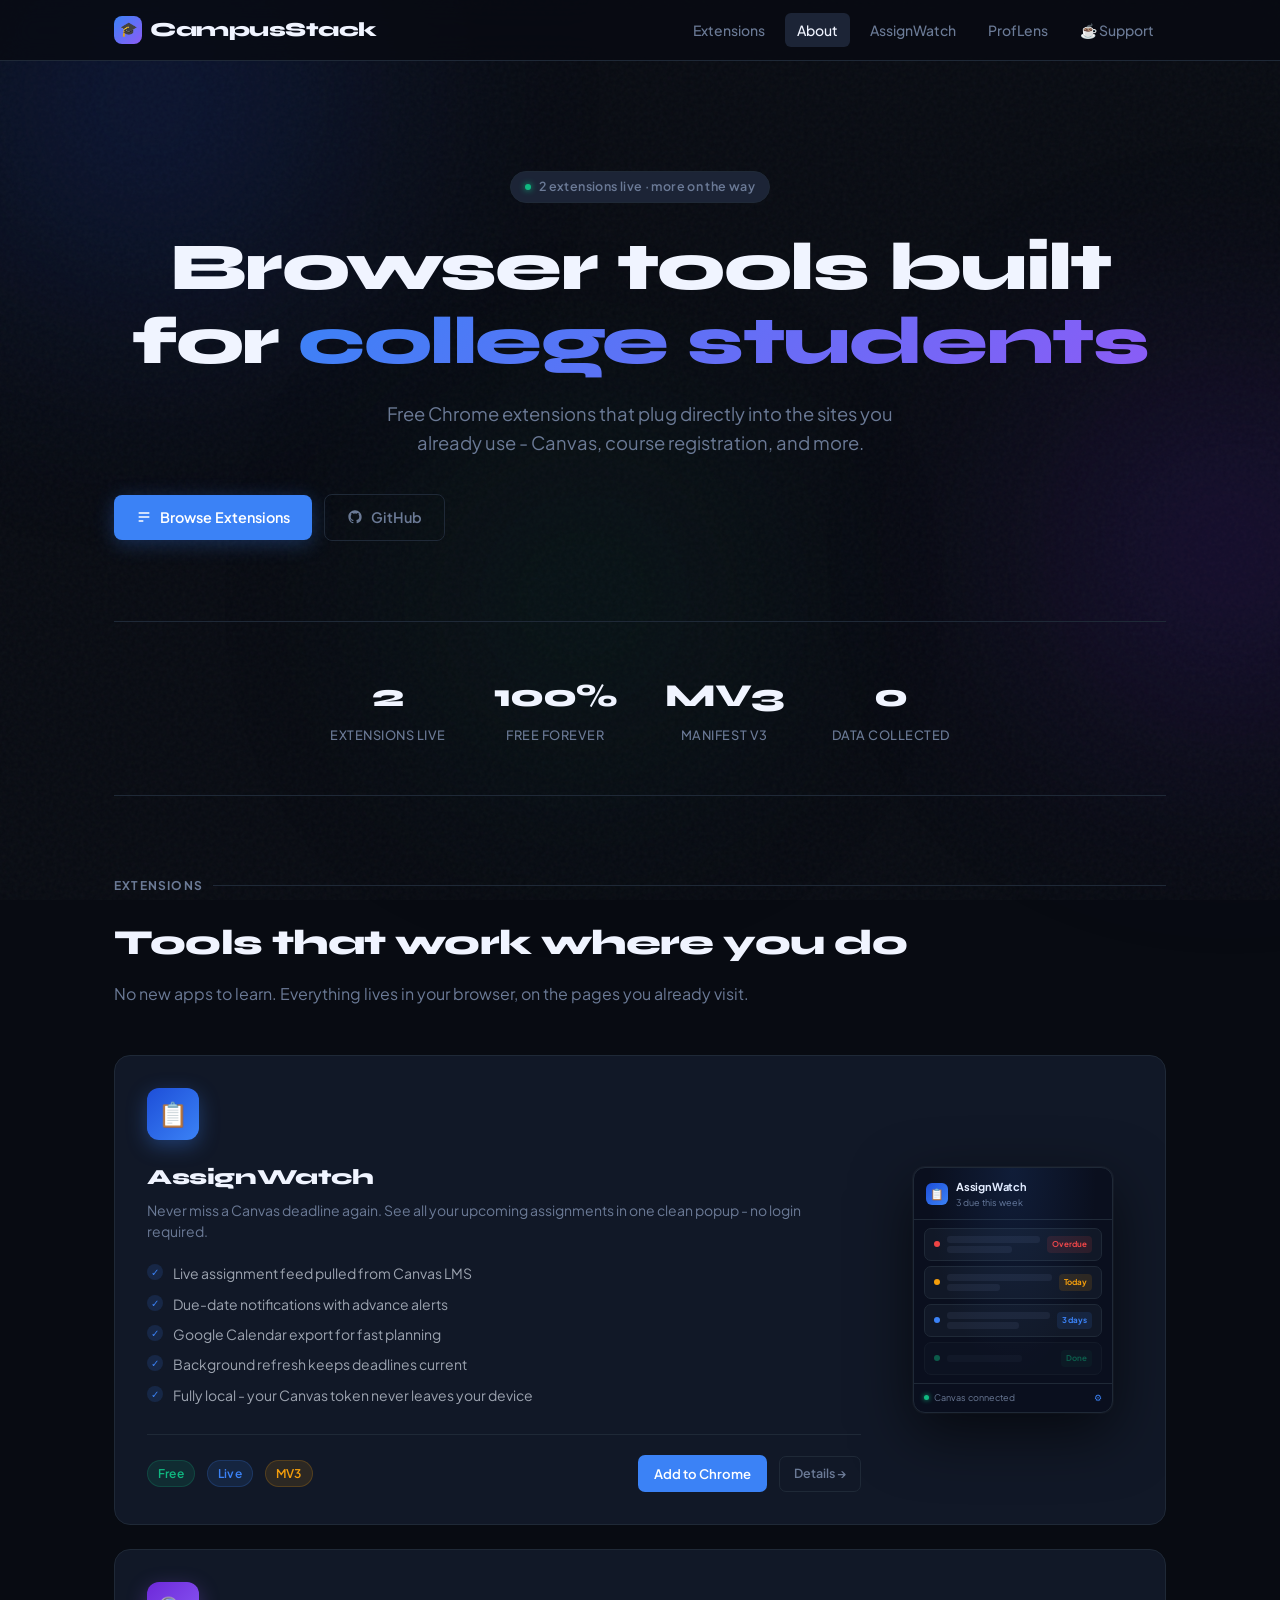
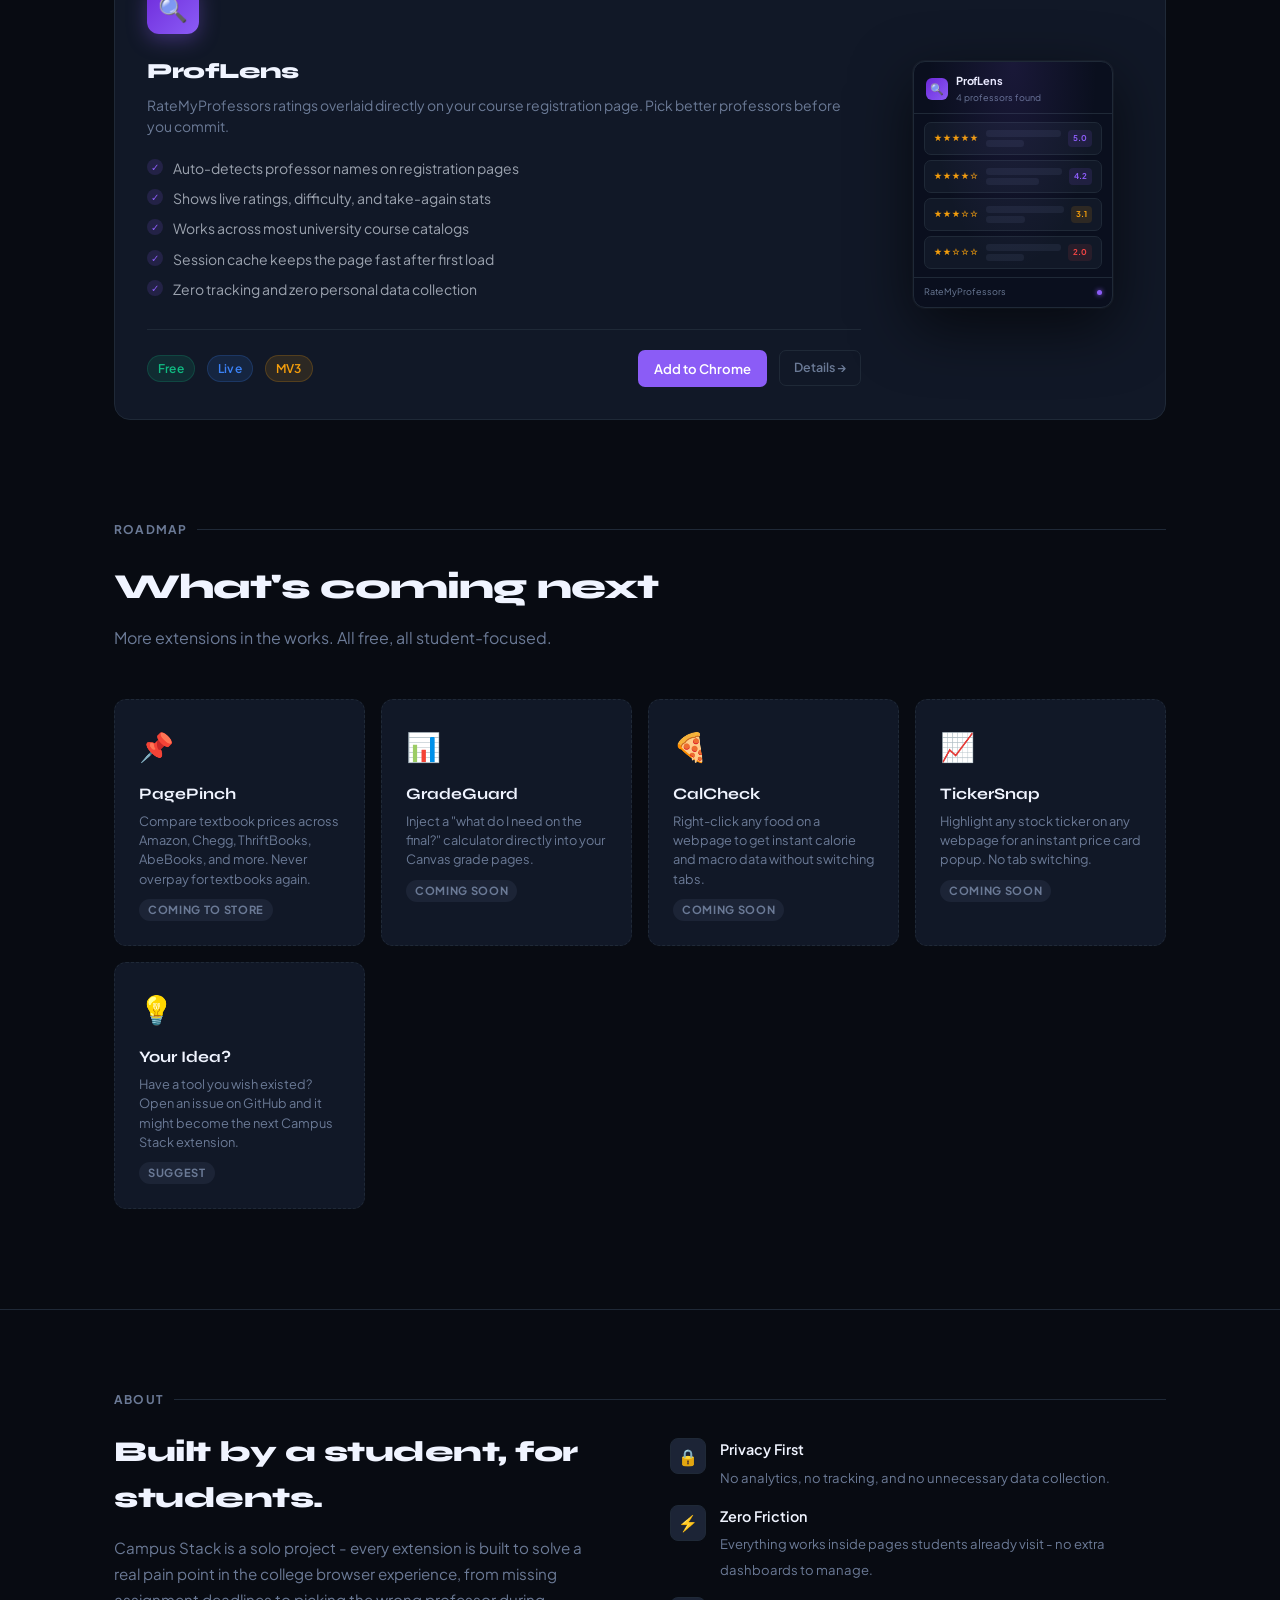
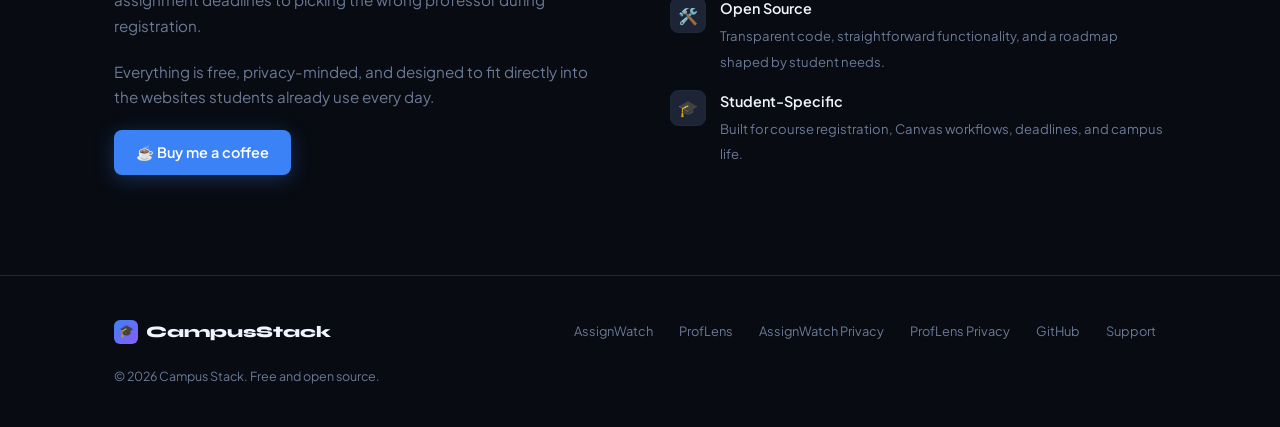
<file: index.html>
<!DOCTYPE html>
<html lang="en">
<head>
  <meta charset="UTF-8">
  <meta name="viewport" content="width=device-width, initial-scale=1.0">
  <title>Campus Stack - Free Chrome Extensions for Students</title>
  <meta name="description" content="Free Chrome extensions built for college students. Track assignments, find professor ratings, and more - all without leaving your browser.">
  <link rel="icon" href="/favicon.svg" type="image/svg+xml">
  <link rel="preconnect" href="https://fonts.googleapis.com">
  <link rel="preconnect" href="https://fonts.gstatic.com" crossorigin>
  <link href="https://fonts.googleapis.com/css2?family=Syne:wght@700;800&family=Plus+Jakarta+Sans:wght@400;500;600&display=swap" rel="stylesheet">
  <link rel="stylesheet" href="style.css">
  <script src="main.js" defer></script>
</head>
<body>
  <div class="blob blob-1"></div>
  <div class="blob blob-2"></div>
  <div class="blob blob-3"></div>

  <nav>
    <div class="nav-inner">
      <a href="/" class="nav-logo">
        <span class="logo-icon">🎓</span>
        CampusStack
      </a>
      <div class="nav-links">
        <a href="#extensions">Extensions</a>
        <a href="#about">About</a>
        <a href="assignwatch/">AssignWatch</a>
        <a href="proflens/">ProfLens</a>
        <a href="https://buymeacoffee.com/nefariousdeed" target="_blank" rel="noopener noreferrer">☕ Support</a>
      </div>
      <button class="nav-hamburger" id="nav-hamburger" aria-label="Toggle menu" aria-expanded="false" type="button">
        <svg width="20" height="20" fill="none" viewBox="0 0 24 24" stroke="currentColor" stroke-width="2">
          <path d="M4 6h16M4 12h16M4 18h16"></path>
        </svg>
      </button>
    </div>
  </nav>

  <section class="hero">
    <div class="container">
      <div class="hero-badge animate-up">
        <span class="dot"></span>
        2 extensions live · more on the way
      </div>
      <h1 class="animate-up delay-1">Browser tools built for <span class="accent">college students</span></h1>
      <p class="animate-up delay-2">Free Chrome extensions that plug directly into the sites you already use - Canvas, course registration, and more.</p>
      <div class="hero-ctas animate-up delay-3">
        <a href="#extensions" class="btn-primary">
          <svg width="16" height="16" fill="none" viewBox="0 0 24 24" stroke="currentColor" stroke-width="2"><path d="M4 6h16M4 12h16M4 18h7"></path></svg>
          Browse Extensions
        </a>
        <a href="https://github.com/nefariousdeed" target="_blank" rel="noopener noreferrer" class="btn-ghost">
          <svg width="16" height="16" viewBox="0 0 24 24" fill="currentColor"><path d="M12 2C6.477 2 2 6.484 2 12.017c0 4.425 2.865 8.18 6.839 9.504.5.092.682-.217.682-.483 0-.237-.008-.868-.013-1.703-2.782.605-3.369-1.343-3.369-1.343-.454-1.158-1.11-1.466-1.11-1.466-.908-.62.069-.608.069-.608 1.003.07 1.531 1.032 1.531 1.032.892 1.53 2.341 1.088 2.91.832.092-.647.35-1.088.636-1.338-2.22-.253-4.555-1.113-4.555-4.951 0-1.093.39-1.988 1.029-2.688-.103-.253-.446-1.272.098-2.65 0 0 .84-.27 2.75 1.026A9.564 9.564 0 0112 6.844c.85.004 1.705.115 2.504.337 1.909-1.296 2.747-1.027 2.747-1.027.546 1.379.202 2.398.1 2.651.64.7 1.028 1.595 1.028 2.688 0 3.848-2.339 4.695-4.566 4.92.359.31.678.921.678 1.856 0 1.338-.012 2.419-.012 2.747 0 .268.18.58.688.482A10.019 10.019 0 0022 12.017C22 6.484 17.522 2 12 2z"></path></svg>
          GitHub
        </a>
      </div>
    </div>
  </section>

  <div class="container">
    <div class="stats">
      <div class="stat">
        <span class="stat-number animate-up" data-target="2">2</span>
        <span class="stat-label animate-up delay-1">Extensions Live</span>
      </div>
      <div class="stat">
        <span class="stat-number animate-up delay-1">100%</span>
        <span class="stat-label animate-up delay-2">Free Forever</span>
      </div>
      <div class="stat">
        <span class="stat-number animate-up delay-2">MV3</span>
        <span class="stat-label animate-up delay-3">Manifest V3</span>
      </div>
      <div class="stat">
        <span class="stat-number animate-up delay-3" data-target="0">0</span>
        <span class="stat-label animate-up delay-4">Data Collected</span>
      </div>
    </div>
  </div>

  <section class="extensions" id="extensions">
    <div class="container">
      <div class="section-label animate-up">Extensions</div>
      <h2 class="section-title animate-up delay-1">Tools that work where you do</h2>
      <p class="section-sub animate-up delay-2">No new apps to learn. Everything lives in your browser, on the pages you already visit.</p>

      <div class="ext-grid">
        <div class="ext-card blue animate-up">
          <div class="ext-content">
            <div class="ext-icon blue">📋</div>
            <div class="ext-name">AssignWatch</div>
            <div class="ext-tagline">Never miss a Canvas deadline again. See all your upcoming assignments in one clean popup - no login required.</div>
            <ul class="ext-features">
              <li><span class="check blue">✓</span>Live assignment feed pulled from Canvas LMS</li>
              <li><span class="check blue">✓</span>Due-date notifications with advance alerts</li>
              <li><span class="check blue">✓</span>Google Calendar export for fast planning</li>
              <li><span class="check blue">✓</span>Background refresh keeps deadlines current</li>
              <li><span class="check blue">✓</span>Fully local - your Canvas token never leaves your device</li>
            </ul>
            <div class="ext-footer">
              <div class="ext-meta">
                <span class="ext-tag free">Free</span>
                <span class="ext-tag live">Live</span>
                <span class="ext-tag mv3">MV3</span>
              </div>
              <div class="ext-actions">
                <a href="https://chromewebstore.google.com/detail/assignwatch/hmjgbdkllpommkibiebcnhfihbcpmija" target="_blank" rel="noopener noreferrer" class="btn-ext blue">Add to Chrome</a>
                <a href="assignwatch/" class="btn-ghost btn-ext" style="font-size:0.78rem; padding:7px 14px;">Details →</a>
              </div>
            </div>
          </div>
          <div class="ext-preview">
            <div class="popup-mockup blue-glow">
              <div class="popup-header">
                <div class="popup-header-icon" style="background:linear-gradient(135deg,#1d4ed8,#3b82f6)">📋</div>
                <div>
                  <div class="popup-header-title">AssignWatch</div>
                  <div class="popup-header-sub">3 due this week</div>
                </div>
              </div>
              <div class="popup-body">
                <div class="popup-row">
                  <div class="popup-row-dot" style="background:#ef4444"></div>
                  <div class="popup-row-lines">
                    <div class="popup-row-line w-full"></div>
                    <div class="popup-row-line w-70"></div>
                  </div>
                  <div class="popup-row-badge" style="background:rgba(239,68,68,0.12);color:#ef4444">Overdue</div>
                </div>
                <div class="popup-row">
                  <div class="popup-row-dot" style="background:#f59e0b"></div>
                  <div class="popup-row-lines">
                    <div class="popup-row-line w-full"></div>
                    <div class="popup-row-line w-50"></div>
                  </div>
                  <div class="popup-row-badge" style="background:rgba(245,158,11,0.12);color:#f59e0b">Today</div>
                </div>
                <div class="popup-row">
                  <div class="popup-row-dot" style="background:#3b82f6"></div>
                  <div class="popup-row-lines">
                    <div class="popup-row-line w-full"></div>
                    <div class="popup-row-line w-70"></div>
                  </div>
                  <div class="popup-row-badge" style="background:rgba(59,130,246,0.12);color:#3b82f6">3 days</div>
                </div>
                <div class="popup-row" style="opacity:0.45">
                  <div class="popup-row-dot" style="background:#10b981"></div>
                  <div class="popup-row-lines">
                    <div class="popup-row-line w-70"></div>
                  </div>
                  <div class="popup-row-badge" style="background:rgba(16,185,129,0.1);color:#10b981">Done</div>
                </div>
              </div>
              <div class="popup-footer">
                <div style="display:flex;align-items:center;gap:5px">
                  <div class="popup-footer-dot"></div>
                  <div class="popup-footer-text">Canvas connected</div>
                </div>
                <div class="popup-footer-text" style="color:#3b82f6">⚙</div>
              </div>
            </div>
          </div>
        </div>

        <div class="ext-card purple animate-up delay-2">
          <div class="ext-content">
            <div class="ext-icon purple">🔍</div>
            <div class="ext-name">ProfLens</div>
            <div class="ext-tagline">RateMyProfessors ratings overlaid directly on your course registration page. Pick better professors before you commit.</div>
            <ul class="ext-features">
              <li><span class="check purple">✓</span>Auto-detects professor names on registration pages</li>
              <li><span class="check purple">✓</span>Shows live ratings, difficulty, and take-again stats</li>
              <li><span class="check purple">✓</span>Works across most university course catalogs</li>
              <li><span class="check purple">✓</span>Session cache keeps the page fast after first load</li>
              <li><span class="check purple">✓</span>Zero tracking and zero personal data collection</li>
            </ul>
            <div class="ext-footer">
              <div class="ext-meta">
                <span class="ext-tag free">Free</span>
                <span class="ext-tag live">Live</span>
                <span class="ext-tag mv3">MV3</span>
              </div>
              <div class="ext-actions">
                <a href="https://chromewebstore.google.com/detail/proflens/adcnbjmmnhijnghhgcfhgnbnobldcikc" target="_blank" rel="noopener noreferrer" class="btn-ext purple">Add to Chrome</a>
                <a href="proflens/" class="btn-ghost btn-ext" style="font-size:0.78rem; padding:7px 14px;">Details →</a>
              </div>
            </div>
          </div>
          <div class="ext-preview">
            <div class="popup-mockup purple-glow">
              <div class="popup-header">
                <div class="popup-header-icon" style="background:linear-gradient(135deg,#6d28d9,#8b5cf6)">🔍</div>
                <div>
                  <div class="popup-header-title">ProfLens</div>
                  <div class="popup-header-sub">4 professors found</div>
                </div>
              </div>
              <div class="popup-body">
                <div class="popup-row">
                  <div style="font-size:9px;color:#f59e0b;letter-spacing:1px;flex-shrink:0">★★★★★</div>
                  <div class="popup-row-lines">
                    <div class="popup-row-line w-full"></div>
                    <div class="popup-row-line w-50"></div>
                  </div>
                  <div class="popup-row-badge" style="background:rgba(139,92,246,0.12);color:#8b5cf6">5.0</div>
                </div>
                <div class="popup-row">
                  <div style="font-size:9px;color:#f59e0b;letter-spacing:1px;flex-shrink:0">★★★★☆</div>
                  <div class="popup-row-lines">
                    <div class="popup-row-line w-full"></div>
                    <div class="popup-row-line w-70"></div>
                  </div>
                  <div class="popup-row-badge" style="background:rgba(139,92,246,0.12);color:#8b5cf6">4.2</div>
                </div>
                <div class="popup-row">
                  <div style="font-size:9px;color:#f59e0b;letter-spacing:1px;flex-shrink:0">★★★☆☆</div>
                  <div class="popup-row-lines">
                    <div class="popup-row-line w-full"></div>
                    <div class="popup-row-line w-50"></div>
                  </div>
                  <div class="popup-row-badge" style="background:rgba(245,158,11,0.12);color:#f59e0b">3.1</div>
                </div>
                <div class="popup-row">
                  <div style="font-size:9px;color:#f59e0b;letter-spacing:1px;flex-shrink:0">★★☆☆☆</div>
                  <div class="popup-row-lines">
                    <div class="popup-row-line w-full"></div>
                    <div class="popup-row-line w-50"></div>
                  </div>
                  <div class="popup-row-badge" style="background:rgba(239,68,68,0.1);color:#ef4444">2.0</div>
                </div>
              </div>
              <div class="popup-footer">
                <div class="popup-footer-text">RateMyProfessors</div>
                <div class="popup-footer-dot" style="background:#8b5cf6;box-shadow:0 0 5px #8b5cf6"></div>
              </div>
            </div>
          </div>
        </div>
      </div>
    </div>
  </section>

  <section class="coming-soon" id="roadmap">
    <div class="container">
      <div class="section-label animate-up">Roadmap</div>
      <h2 class="section-title animate-up delay-1">What's coming next</h2>
      <p class="section-sub animate-up delay-2">More extensions in the works. All free, all student-focused.</p>
      <div class="coming-grid">
        <div class="coming-card animate-up">
          <div class="coming-icon">📌</div>
          <div class="coming-name">PagePinch</div>
          <div class="coming-desc">Compare textbook prices across Amazon, Chegg, ThriftBooks, AbeBooks, and more. Never overpay for textbooks again.</div>
          <span class="coming-pill">Coming to Store</span>
        </div>
        <div class="coming-card animate-up delay-1">
          <div class="coming-icon">📊</div>
          <div class="coming-name">GradeGuard</div>
          <div class="coming-desc">Inject a "what do I need on the final?" calculator directly into your Canvas grade pages.</div>
          <span class="coming-pill">Coming Soon</span>
        </div>
        <div class="coming-card animate-up delay-2">
          <div class="coming-icon">🍕</div>
          <div class="coming-name">CalCheck</div>
          <div class="coming-desc">Right-click any food on a webpage to get instant calorie and macro data without switching tabs.</div>
          <span class="coming-pill">Coming Soon</span>
        </div>
        <div class="coming-card animate-up delay-3">
          <div class="coming-icon">📈</div>
          <div class="coming-name">TickerSnap</div>
          <div class="coming-desc">Highlight any stock ticker on any webpage for an instant price card popup. No tab switching.</div>
          <span class="coming-pill">Coming Soon</span>
        </div>
        <div class="coming-card animate-up delay-4">
          <div class="coming-icon">💡</div>
          <div class="coming-name">Your Idea?</div>
          <div class="coming-desc">Have a tool you wish existed? Open an issue on GitHub and it might become the next Campus Stack extension.</div>
          <span class="coming-pill">Suggest</span>
        </div>
      </div>
    </div>
  </section>

  <section class="about" id="about">
    <div class="container">
      <div class="section-label animate-up">About</div>
      <div class="about-inner">
        <div class="about-text animate-up delay-1">
          <h2>Built by a student, for students.</h2>
          <p>Campus Stack is a solo project - every extension is built to solve a real pain point in the college browser experience, from missing assignment deadlines to picking the wrong professor during registration.</p>
          <p>Everything is free, privacy-minded, and designed to fit directly into the websites students already use every day.</p>
          <a href="https://buymeacoffee.com/nefariousdeed" target="_blank" rel="noopener noreferrer" class="btn-primary">☕ Buy me a coffee</a>
        </div>
        <div class="about-values animate-up delay-2">
          <div class="about-val">
            <div class="about-val-icon">🔒</div>
            <div class="about-val-text">
              <strong>Privacy First</strong>
              <span>No analytics, no tracking, and no unnecessary data collection.</span>
            </div>
          </div>
          <div class="about-val">
            <div class="about-val-icon">⚡</div>
            <div class="about-val-text">
              <strong>Zero Friction</strong>
              <span>Everything works inside pages students already visit - no extra dashboards to manage.</span>
            </div>
          </div>
          <div class="about-val">
            <div class="about-val-icon">🛠️</div>
            <div class="about-val-text">
              <strong>Open Source</strong>
              <span>Transparent code, straightforward functionality, and a roadmap shaped by student needs.</span>
            </div>
          </div>
          <div class="about-val">
            <div class="about-val-icon">🎓</div>
            <div class="about-val-text">
              <strong>Student-Specific</strong>
              <span>Built for course registration, Canvas workflows, deadlines, and campus life.</span>
            </div>
          </div>
        </div>
      </div>
    </div>
  </section>

  <footer>
    <div class="container">
      <div class="footer-inner">
        <a href="/" class="footer-logo">
          <span class="logo-icon">🎓</span>
          CampusStack
        </a>
        <div class="footer-links">
          <a href="assignwatch/">AssignWatch</a>
          <a href="proflens/">ProfLens</a>
          <a href="assignwatch/privacy.html">AssignWatch Privacy</a>
          <a href="proflens/privacy.html">ProfLens Privacy</a>
          <a href="https://github.com/nefariousdeed" target="_blank" rel="noopener noreferrer">GitHub</a>
          <a href="https://buymeacoffee.com/nefariousdeed" target="_blank" rel="noopener noreferrer">Support</a>
        </div>
        <span class="footer-copy">© 2026 Campus Stack. Free and open source.</span>
      </div>
    </div>
  </footer>
</body>
</html>
</file>
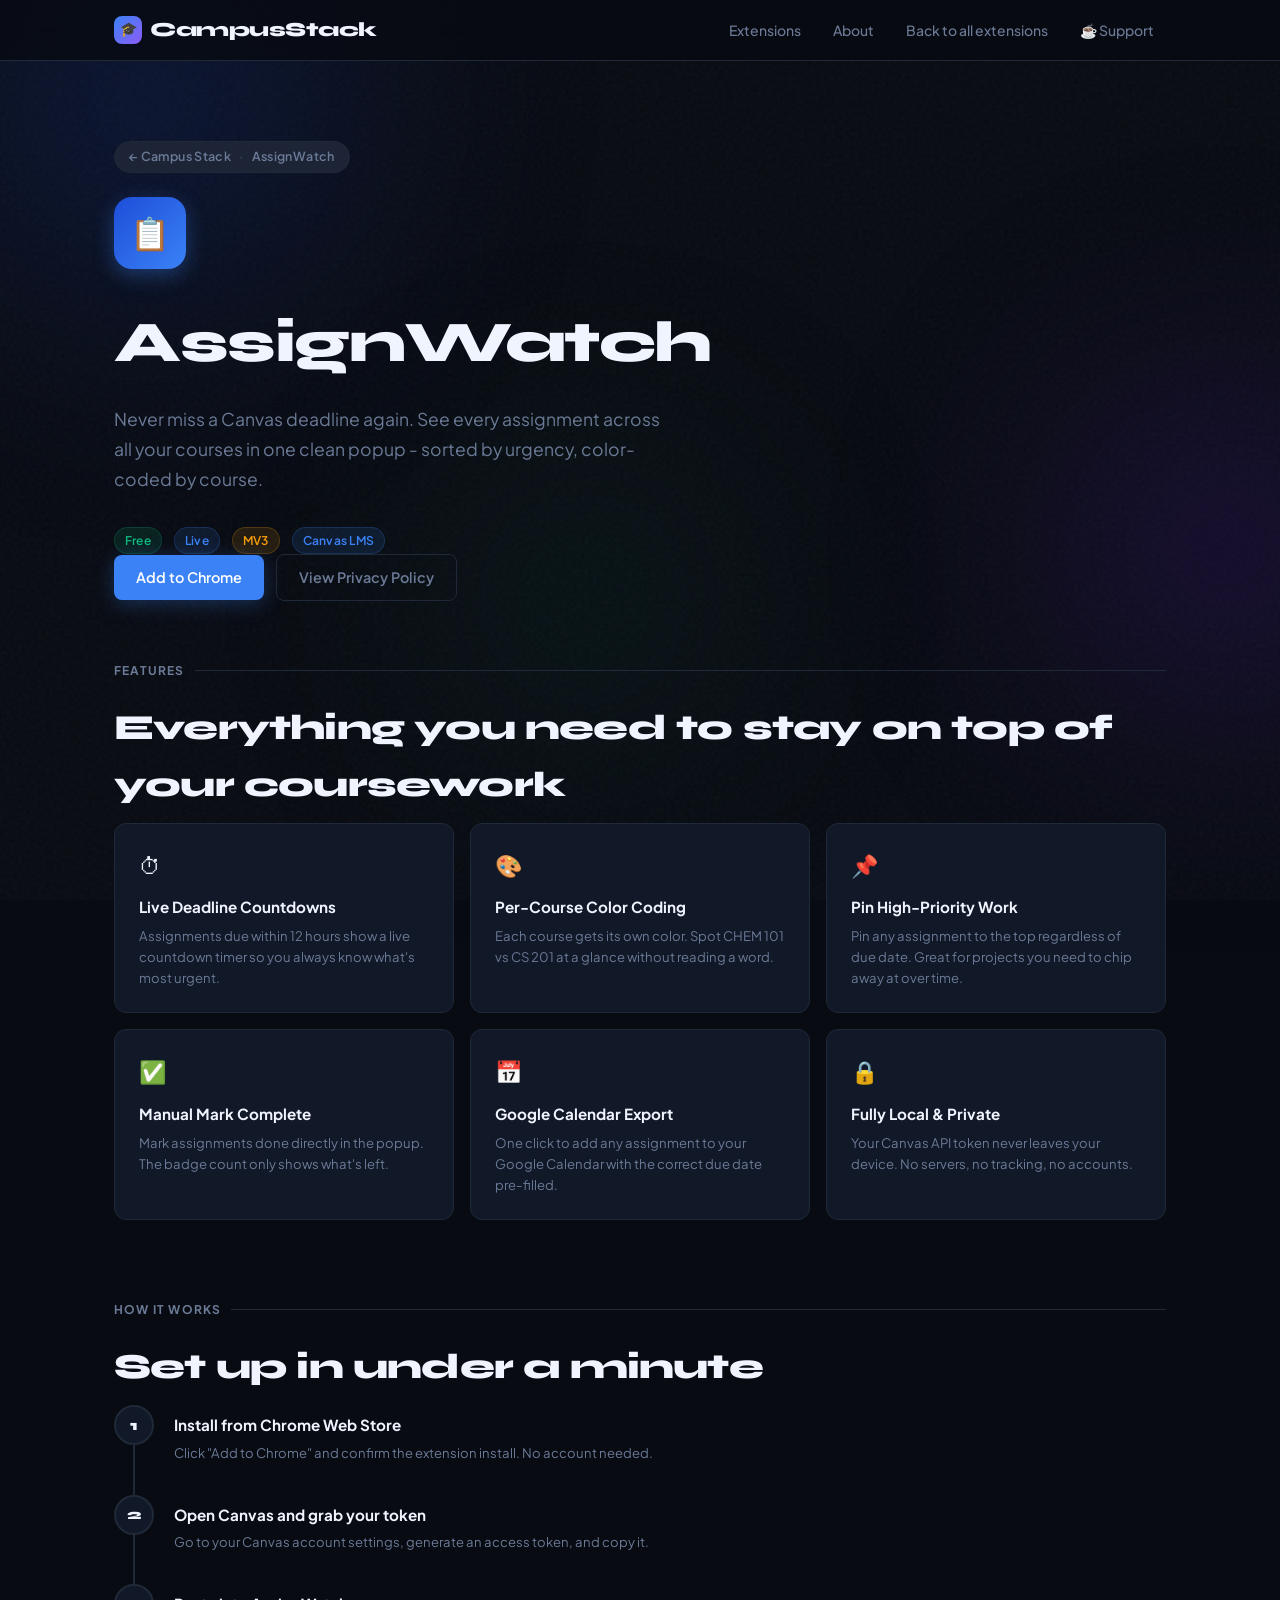
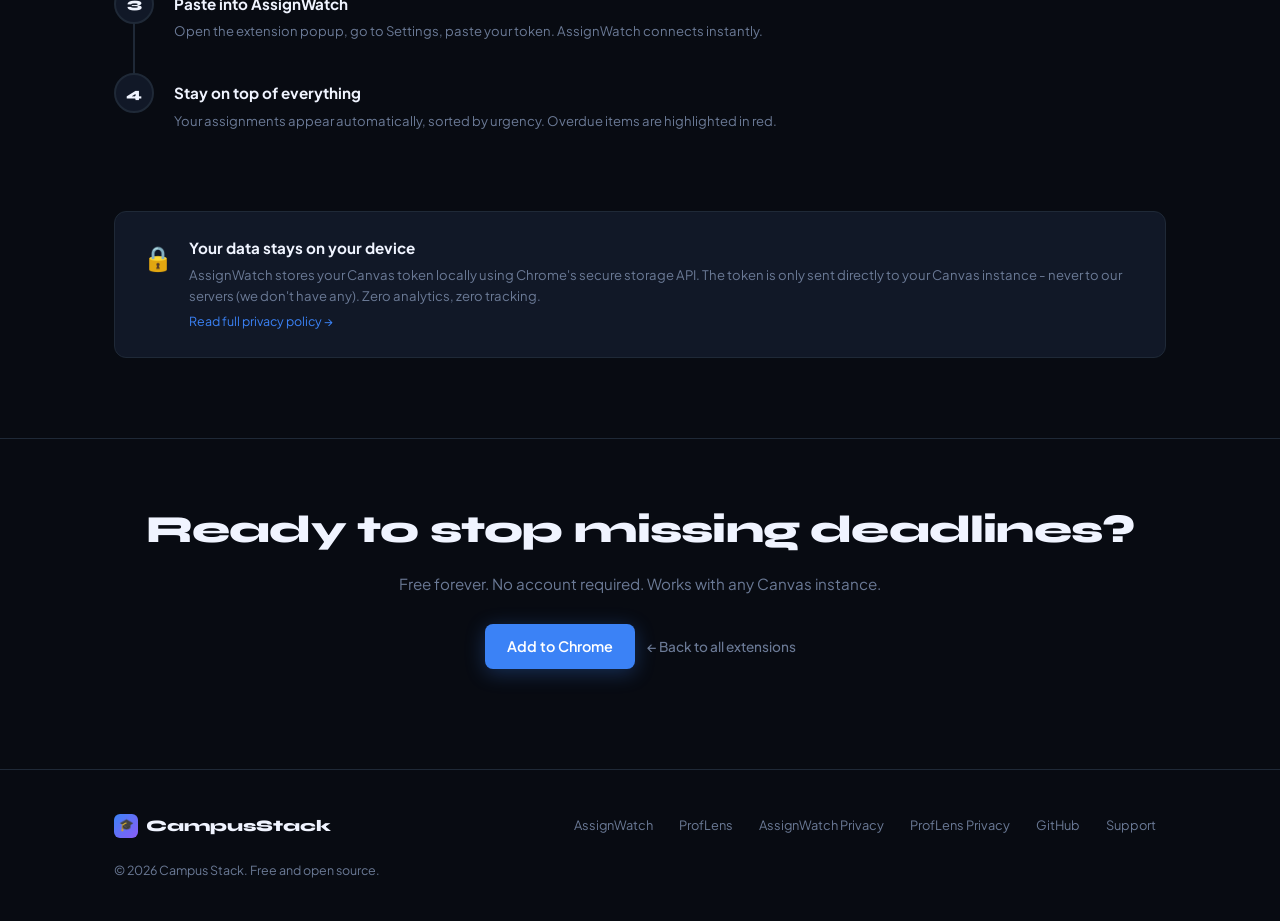
<file: assignwatch/index.html>
<!DOCTYPE html>
<html lang="en">
<head>
  <meta charset="UTF-8">
  <meta name="viewport" content="width=device-width, initial-scale=1.0">
  <title>AssignWatch - Campus Stack</title>
  <meta name="description" content="Never miss a Canvas deadline again. AssignWatch shows all your assignments across every course in one clean popup, sorted by urgency.">
  <link rel="icon" href="/favicon.svg" type="image/svg+xml">
  <link rel="preconnect" href="https://fonts.googleapis.com">
  <link rel="preconnect" href="https://fonts.gstatic.com" crossorigin>
  <link href="https://fonts.googleapis.com/css2?family=Syne:wght@700;800&family=Plus+Jakarta+Sans:wght@400;500;600&display=swap" rel="stylesheet">
  <link rel="stylesheet" href="../style.css">
  <script src="../main.js" defer></script>
</head>
<body>
  <div class="blob blob-1"></div>
  <div class="blob blob-2"></div>
  <div class="blob blob-3"></div>

  <nav>
    <div class="nav-inner">
      <a href="../" class="nav-logo">
        <span class="logo-icon">🎓</span>
        CampusStack
      </a>
      <div class="nav-links">
        <a href="../#extensions">Extensions</a>
        <a href="../#about">About</a>
        <a href="../">Back to all extensions</a>
        <a href="https://buymeacoffee.com/nefariousdeed" target="_blank" rel="noopener noreferrer">☕ Support</a>
      </div>
      <button class="nav-hamburger" id="nav-hamburger" aria-label="Toggle menu" aria-expanded="false" type="button">
        <svg width="20" height="20" fill="none" viewBox="0 0 24 24" stroke="currentColor" stroke-width="2">
          <path d="M4 6h16M4 12h16M4 18h16"></path>
        </svg>
      </button>
    </div>
  </nav>

  <section class="detail-hero">
    <div class="container">
      <div class="detail-hero-badge animate-up">
        <a href="../">← Campus Stack</a>
        <span class="sep">·</span>
        <span>AssignWatch</span>
      </div>
      <div class="detail-icon blue animate-up delay-1">📋</div>
      <h1 class="animate-up delay-2">AssignWatch</h1>
      <p class="animate-up delay-3">Never miss a Canvas deadline again. See every assignment across all your courses in one clean popup - sorted by urgency, color-coded by course.</p>
      <div class="detail-tags animate-up delay-4">
        <span class="ext-tag free">Free</span>
        <span class="ext-tag live">Live</span>
        <span class="ext-tag mv3">MV3</span>
        <span class="ext-tag live">Canvas LMS</span>
      </div>
      <div class="detail-cta-group animate-up delay-5">
        <a href="https://chromewebstore.google.com/detail/assignwatch/hmjgbdkllpommkibiebcnhfihbcpmija" target="_blank" rel="noopener noreferrer" class="btn-primary">Add to Chrome</a>
        <a href="privacy.html" class="btn-ghost">View Privacy Policy</a>
      </div>
    </div>
  </section>

  <section>
    <div class="container">
      <div class="section-label animate-up">Features</div>
      <h2 class="section-title animate-up delay-1">Everything you need to stay on top of your coursework</h2>
      <div class="feature-grid">
        <div class="feature-card animate-up">
          <div class="feature-card-icon">⏱</div>
          <div class="feature-card-title">Live Deadline Countdowns</div>
          <div class="feature-card-desc">Assignments due within 12 hours show a live countdown timer so you always know what's most urgent.</div>
        </div>
        <div class="feature-card animate-up delay-1">
          <div class="feature-card-icon">🎨</div>
          <div class="feature-card-title">Per-Course Color Coding</div>
          <div class="feature-card-desc">Each course gets its own color. Spot CHEM 101 vs CS 201 at a glance without reading a word.</div>
        </div>
        <div class="feature-card animate-up delay-2">
          <div class="feature-card-icon">📌</div>
          <div class="feature-card-title">Pin High-Priority Work</div>
          <div class="feature-card-desc">Pin any assignment to the top regardless of due date. Great for projects you need to chip away at over time.</div>
        </div>
        <div class="feature-card animate-up delay-3">
          <div class="feature-card-icon">✅</div>
          <div class="feature-card-title">Manual Mark Complete</div>
          <div class="feature-card-desc">Mark assignments done directly in the popup. The badge count only shows what's left.</div>
        </div>
        <div class="feature-card animate-up delay-4">
          <div class="feature-card-icon">📅</div>
          <div class="feature-card-title">Google Calendar Export</div>
          <div class="feature-card-desc">One click to add any assignment to your Google Calendar with the correct due date pre-filled.</div>
        </div>
        <div class="feature-card animate-up delay-5">
          <div class="feature-card-icon">🔒</div>
          <div class="feature-card-title">Fully Local & Private</div>
          <div class="feature-card-desc">Your Canvas API token never leaves your device. No servers, no tracking, no accounts.</div>
        </div>
      </div>
    </div>
  </section>

  <section class="how-it-works">
    <div class="container">
      <div class="section-label animate-up">How It Works</div>
      <h2 class="section-title animate-up delay-1">Set up in under a minute</h2>
      <div class="steps">
        <div class="step animate-up">
          <div class="step-num">1</div>
          <div class="step-content">
            <div class="step-title">Install from Chrome Web Store</div>
            <div class="step-desc">Click "Add to Chrome" and confirm the extension install. No account needed.</div>
          </div>
        </div>
        <div class="step animate-up delay-1">
          <div class="step-num">2</div>
          <div class="step-content">
            <div class="step-title">Open Canvas and grab your token</div>
            <div class="step-desc">Go to your Canvas account settings, generate an access token, and copy it.</div>
          </div>
        </div>
        <div class="step animate-up delay-2">
          <div class="step-num">3</div>
          <div class="step-content">
            <div class="step-title">Paste into AssignWatch</div>
            <div class="step-desc">Open the extension popup, go to Settings, paste your token. AssignWatch connects instantly.</div>
          </div>
        </div>
        <div class="step animate-up delay-3">
          <div class="step-num">4</div>
          <div class="step-content">
            <div class="step-title">Stay on top of everything</div>
            <div class="step-desc">Your assignments appear automatically, sorted by urgency. Overdue items are highlighted in red.</div>
          </div>
        </div>
      </div>
    </div>
  </section>

  <div class="container">
    <div class="privacy-strip animate-up">
      <div class="privacy-strip-icon">🔒</div>
      <div>
        <div class="privacy-strip-title">Your data stays on your device</div>
        <div class="privacy-strip-text">AssignWatch stores your Canvas token locally using Chrome's secure storage API. The token is only sent directly to your Canvas instance - never to our servers (we don't have any). Zero analytics, zero tracking.</div>
        <a href="privacy.html" class="privacy-strip-link">Read full privacy policy →</a>
      </div>
    </div>
  </div>

  <section class="detail-cta-section">
    <div class="container">
      <h2 class="animate-up">Ready to stop missing deadlines?</h2>
      <p class="animate-up delay-1">Free forever. No account required. Works with any Canvas instance.</p>
      <div class="detail-cta-group animate-up delay-2" style="justify-content:center;">
        <a href="https://chromewebstore.google.com/detail/assignwatch/hmjgbdkllpommkibiebcnhfihbcpmija" target="_blank" rel="noopener noreferrer" class="btn-primary">Add to Chrome</a>
        <a href="../" class="back-link">← Back to all extensions</a>
      </div>
    </div>
  </section>

  <footer>
    <div class="container">
      <div class="footer-inner">
        <a href="../" class="footer-logo">
          <span class="logo-icon">🎓</span>
          CampusStack
        </a>
        <div class="footer-links">
          <a href="../assignwatch/">AssignWatch</a>
          <a href="../proflens/">ProfLens</a>
          <a href="../assignwatch/privacy.html">AssignWatch Privacy</a>
          <a href="../proflens/privacy.html">ProfLens Privacy</a>
          <a href="https://github.com/nefariousdeed" target="_blank" rel="noopener noreferrer">GitHub</a>
          <a href="https://buymeacoffee.com/nefariousdeed" target="_blank" rel="noopener noreferrer">Support</a>
        </div>
        <span class="footer-copy">© 2026 Campus Stack. Free and open source.</span>
      </div>
    </div>
  </footer>
</body>
</html>
</file>
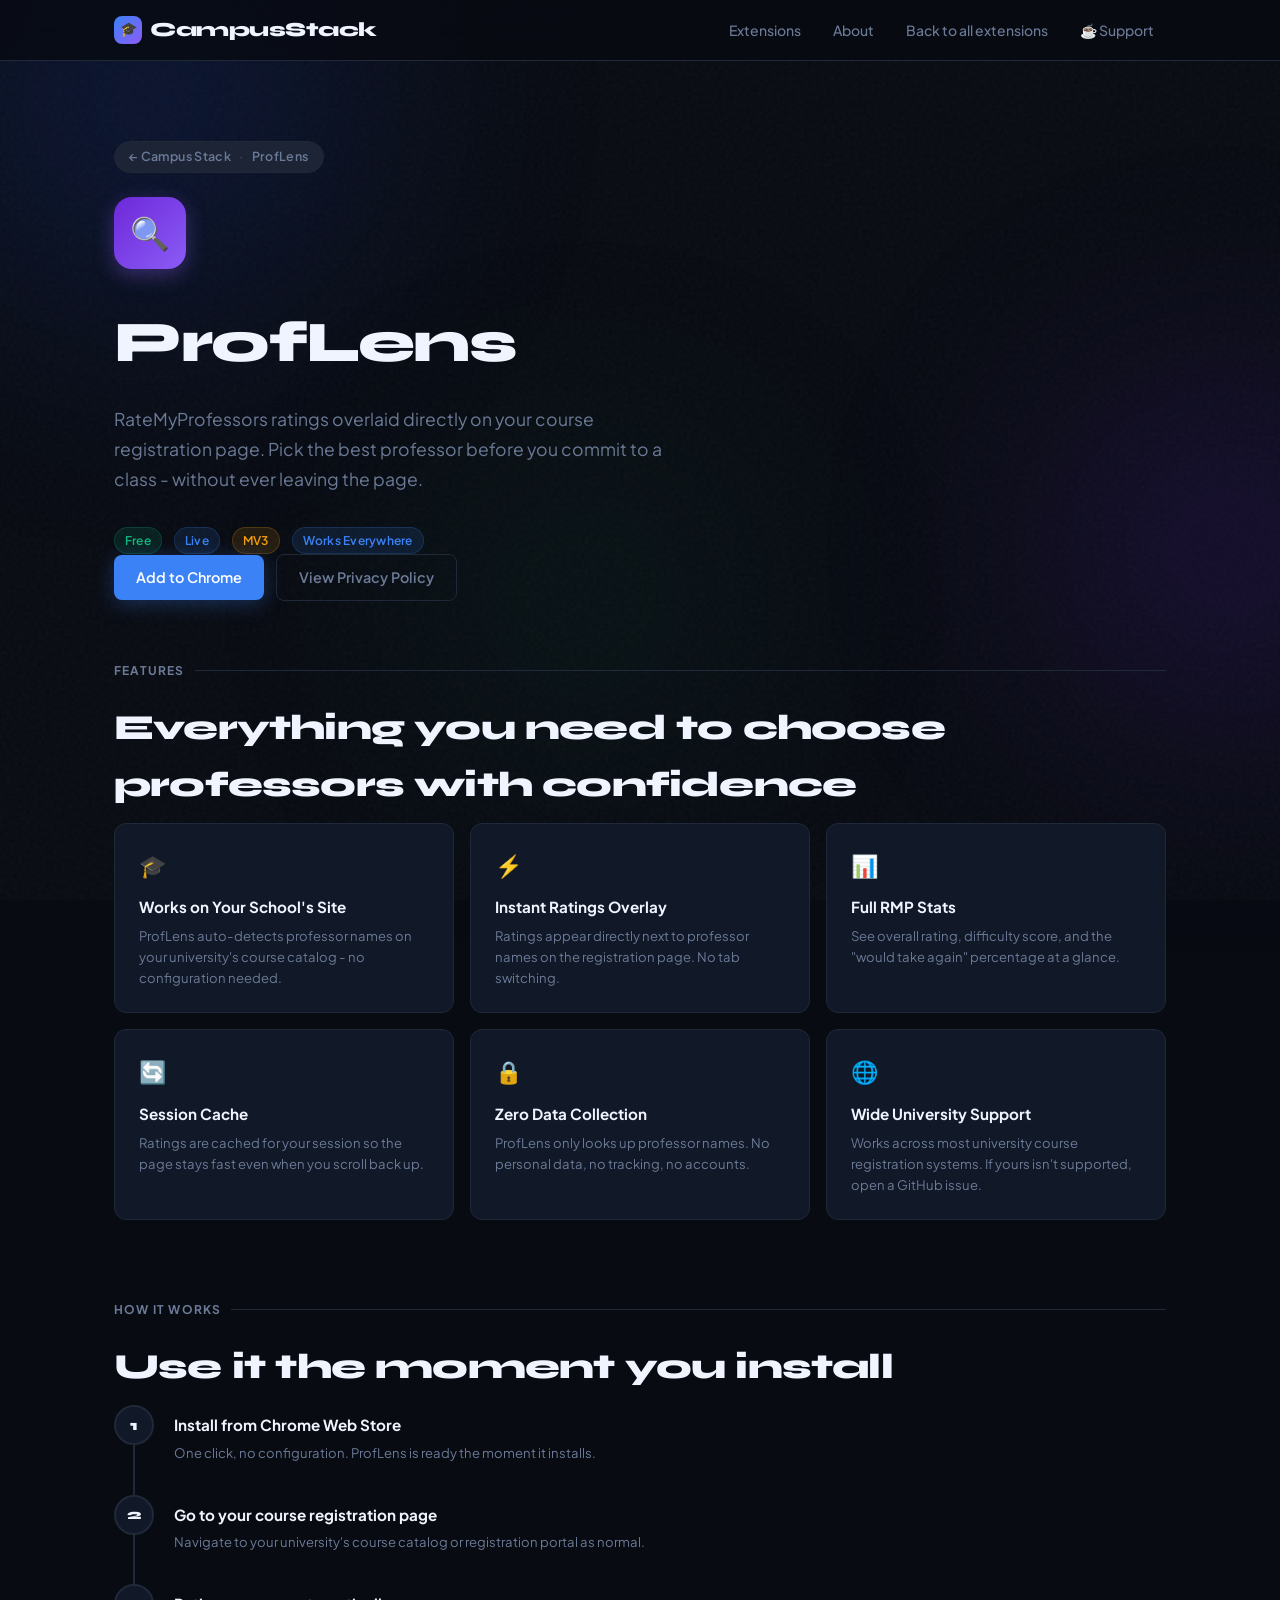
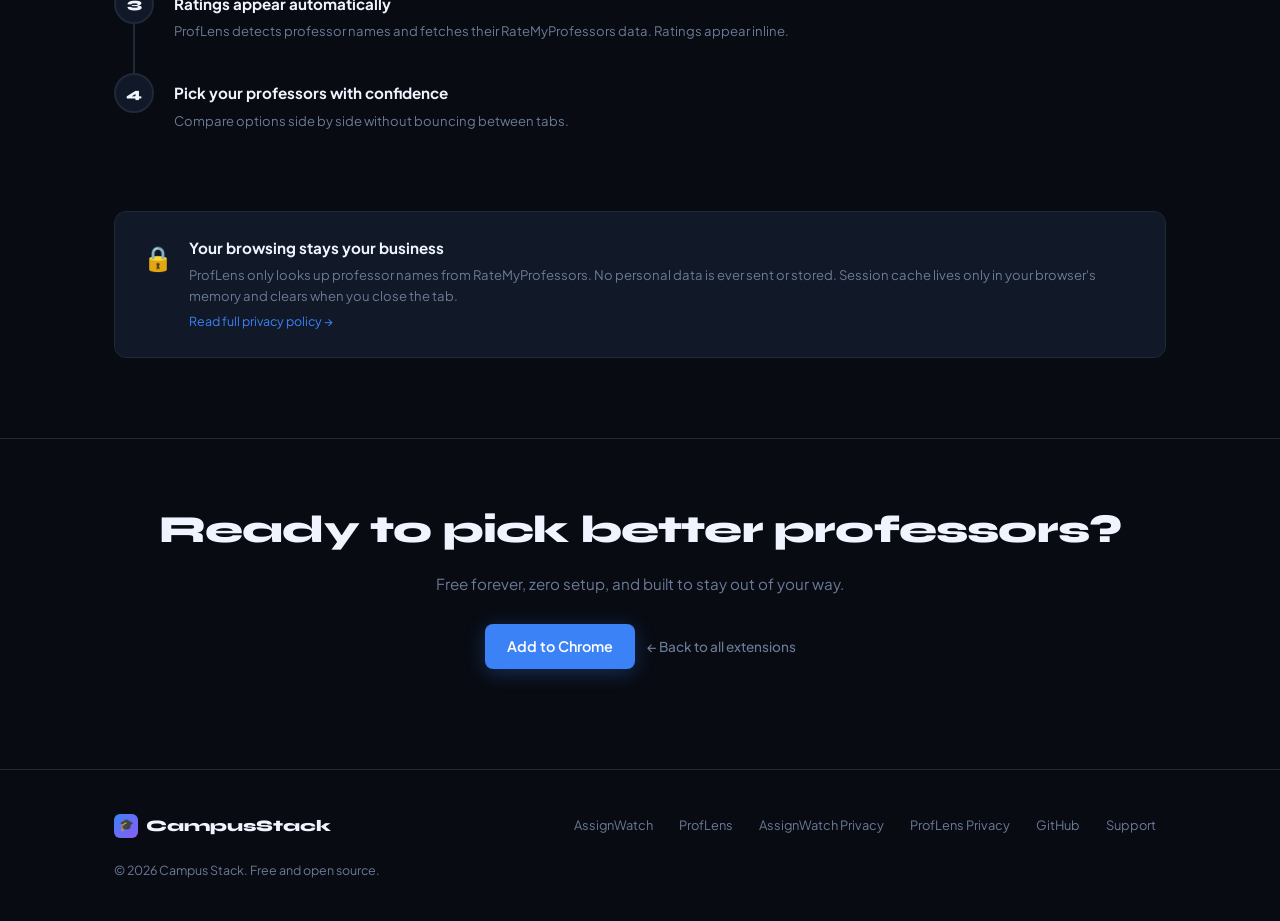
<file: proflens/index.html>
<!DOCTYPE html>
<html lang="en">
<head>
  <meta charset="UTF-8">
  <meta name="viewport" content="width=device-width, initial-scale=1.0">
  <title>ProfLens - Campus Stack</title>
  <meta name="description" content="RateMyProfessors ratings overlaid directly on your course registration page. Pick better professors before you commit to a class.">
  <link rel="icon" href="/favicon.svg" type="image/svg+xml">
  <link rel="preconnect" href="https://fonts.googleapis.com">
  <link rel="preconnect" href="https://fonts.gstatic.com" crossorigin>
  <link href="https://fonts.googleapis.com/css2?family=Syne:wght@700;800&family=Plus+Jakarta+Sans:wght@400;500;600&display=swap" rel="stylesheet">
  <link rel="stylesheet" href="../style.css">
  <script src="../main.js" defer></script>
</head>
<body>
  <div class="blob blob-1"></div>
  <div class="blob blob-2"></div>
  <div class="blob blob-3"></div>

  <nav>
    <div class="nav-inner">
      <a href="../" class="nav-logo">
        <span class="logo-icon">🎓</span>
        CampusStack
      </a>
      <div class="nav-links">
        <a href="../#extensions">Extensions</a>
        <a href="../#about">About</a>
        <a href="../">Back to all extensions</a>
        <a href="https://buymeacoffee.com/nefariousdeed" target="_blank" rel="noopener noreferrer">☕ Support</a>
      </div>
      <button class="nav-hamburger" id="nav-hamburger" aria-label="Toggle menu" aria-expanded="false" type="button">
        <svg width="20" height="20" fill="none" viewBox="0 0 24 24" stroke="currentColor" stroke-width="2">
          <path d="M4 6h16M4 12h16M4 18h16"></path>
        </svg>
      </button>
    </div>
  </nav>

  <section class="detail-hero">
    <div class="container">
      <div class="detail-hero-badge animate-up">
        <a href="../">← Campus Stack</a>
        <span class="sep">·</span>
        <span>ProfLens</span>
      </div>
      <div class="detail-icon purple animate-up delay-1">🔍</div>
      <h1 class="animate-up delay-2">ProfLens</h1>
      <p class="animate-up delay-3">RateMyProfessors ratings overlaid directly on your course registration page. Pick the best professor before you commit to a class - without ever leaving the page.</p>
      <div class="detail-tags animate-up delay-4">
        <span class="ext-tag free">Free</span>
        <span class="ext-tag live">Live</span>
        <span class="ext-tag mv3">MV3</span>
        <span class="ext-tag live">Works Everywhere</span>
      </div>
      <div class="detail-cta-group animate-up delay-5">
        <a href="https://chromewebstore.google.com/detail/proflens/adcnbjmmnhijnghhgcfhgnbnobldcikc" target="_blank" rel="noopener noreferrer" class="btn-primary">Add to Chrome</a>
        <a href="privacy.html" class="btn-ghost">View Privacy Policy</a>
      </div>
    </div>
  </section>

  <section>
    <div class="container">
      <div class="section-label animate-up">Features</div>
      <h2 class="section-title animate-up delay-1">Everything you need to choose professors with confidence</h2>
      <div class="feature-grid">
        <div class="feature-card animate-up">
          <div class="feature-card-icon">🎓</div>
          <div class="feature-card-title">Works on Your School's Site</div>
          <div class="feature-card-desc">ProfLens auto-detects professor names on your university's course catalog - no configuration needed.</div>
        </div>
        <div class="feature-card animate-up delay-1">
          <div class="feature-card-icon">⚡</div>
          <div class="feature-card-title">Instant Ratings Overlay</div>
          <div class="feature-card-desc">Ratings appear directly next to professor names on the registration page. No tab switching.</div>
        </div>
        <div class="feature-card animate-up delay-2">
          <div class="feature-card-icon">📊</div>
          <div class="feature-card-title">Full RMP Stats</div>
          <div class="feature-card-desc">See overall rating, difficulty score, and the "would take again" percentage at a glance.</div>
        </div>
        <div class="feature-card animate-up delay-3">
          <div class="feature-card-icon">🔄</div>
          <div class="feature-card-title">Session Cache</div>
          <div class="feature-card-desc">Ratings are cached for your session so the page stays fast even when you scroll back up.</div>
        </div>
        <div class="feature-card animate-up delay-4">
          <div class="feature-card-icon">🔒</div>
          <div class="feature-card-title">Zero Data Collection</div>
          <div class="feature-card-desc">ProfLens only looks up professor names. No personal data, no tracking, no accounts.</div>
        </div>
        <div class="feature-card animate-up delay-5">
          <div class="feature-card-icon">🌐</div>
          <div class="feature-card-title">Wide University Support</div>
          <div class="feature-card-desc">Works across most university course registration systems. If yours isn't supported, open a GitHub issue.</div>
        </div>
      </div>
    </div>
  </section>

  <section class="how-it-works">
    <div class="container">
      <div class="section-label animate-up">How It Works</div>
      <h2 class="section-title animate-up delay-1">Use it the moment you install</h2>
      <div class="steps">
        <div class="step animate-up">
          <div class="step-num">1</div>
          <div class="step-content">
            <div class="step-title">Install from Chrome Web Store</div>
            <div class="step-desc">One click, no configuration. ProfLens is ready the moment it installs.</div>
          </div>
        </div>
        <div class="step animate-up delay-1">
          <div class="step-num">2</div>
          <div class="step-content">
            <div class="step-title">Go to your course registration page</div>
            <div class="step-desc">Navigate to your university's course catalog or registration portal as normal.</div>
          </div>
        </div>
        <div class="step animate-up delay-2">
          <div class="step-num">3</div>
          <div class="step-content">
            <div class="step-title">Ratings appear automatically</div>
            <div class="step-desc">ProfLens detects professor names and fetches their RateMyProfessors data. Ratings appear inline.</div>
          </div>
        </div>
        <div class="step animate-up delay-3">
          <div class="step-num">4</div>
          <div class="step-content">
            <div class="step-title">Pick your professors with confidence</div>
            <div class="step-desc">Compare options side by side without bouncing between tabs.</div>
          </div>
        </div>
      </div>
    </div>
  </section>

  <div class="container">
    <div class="privacy-strip animate-up">
      <div class="privacy-strip-icon">🔒</div>
      <div>
        <div class="privacy-strip-title">Your browsing stays your business</div>
        <div class="privacy-strip-text">ProfLens only looks up professor names from RateMyProfessors. No personal data is ever sent or stored. Session cache lives only in your browser's memory and clears when you close the tab.</div>
        <a href="privacy.html" class="privacy-strip-link">Read full privacy policy →</a>
      </div>
    </div>
  </div>

  <section class="detail-cta-section">
    <div class="container">
      <h2 class="animate-up">Ready to pick better professors?</h2>
      <p class="animate-up delay-1">Free forever, zero setup, and built to stay out of your way.</p>
      <div class="detail-cta-group animate-up delay-2" style="justify-content:center;">
        <a href="https://chromewebstore.google.com/detail/proflens/adcnbjmmnhijnghhgcfhgnbnobldcikc" target="_blank" rel="noopener noreferrer" class="btn-primary">Add to Chrome</a>
        <a href="../" class="back-link">← Back to all extensions</a>
      </div>
    </div>
  </section>

  <footer>
    <div class="container">
      <div class="footer-inner">
        <a href="../" class="footer-logo">
          <span class="logo-icon">🎓</span>
          CampusStack
        </a>
        <div class="footer-links">
          <a href="../assignwatch/">AssignWatch</a>
          <a href="../proflens/">ProfLens</a>
          <a href="../assignwatch/privacy.html">AssignWatch Privacy</a>
          <a href="../proflens/privacy.html">ProfLens Privacy</a>
          <a href="https://github.com/nefariousdeed" target="_blank" rel="noopener noreferrer">GitHub</a>
          <a href="https://buymeacoffee.com/nefariousdeed" target="_blank" rel="noopener noreferrer">Support</a>
        </div>
        <span class="footer-copy">© 2026 Campus Stack. Free and open source.</span>
      </div>
    </div>
  </footer>
</body>
</html>
</file>
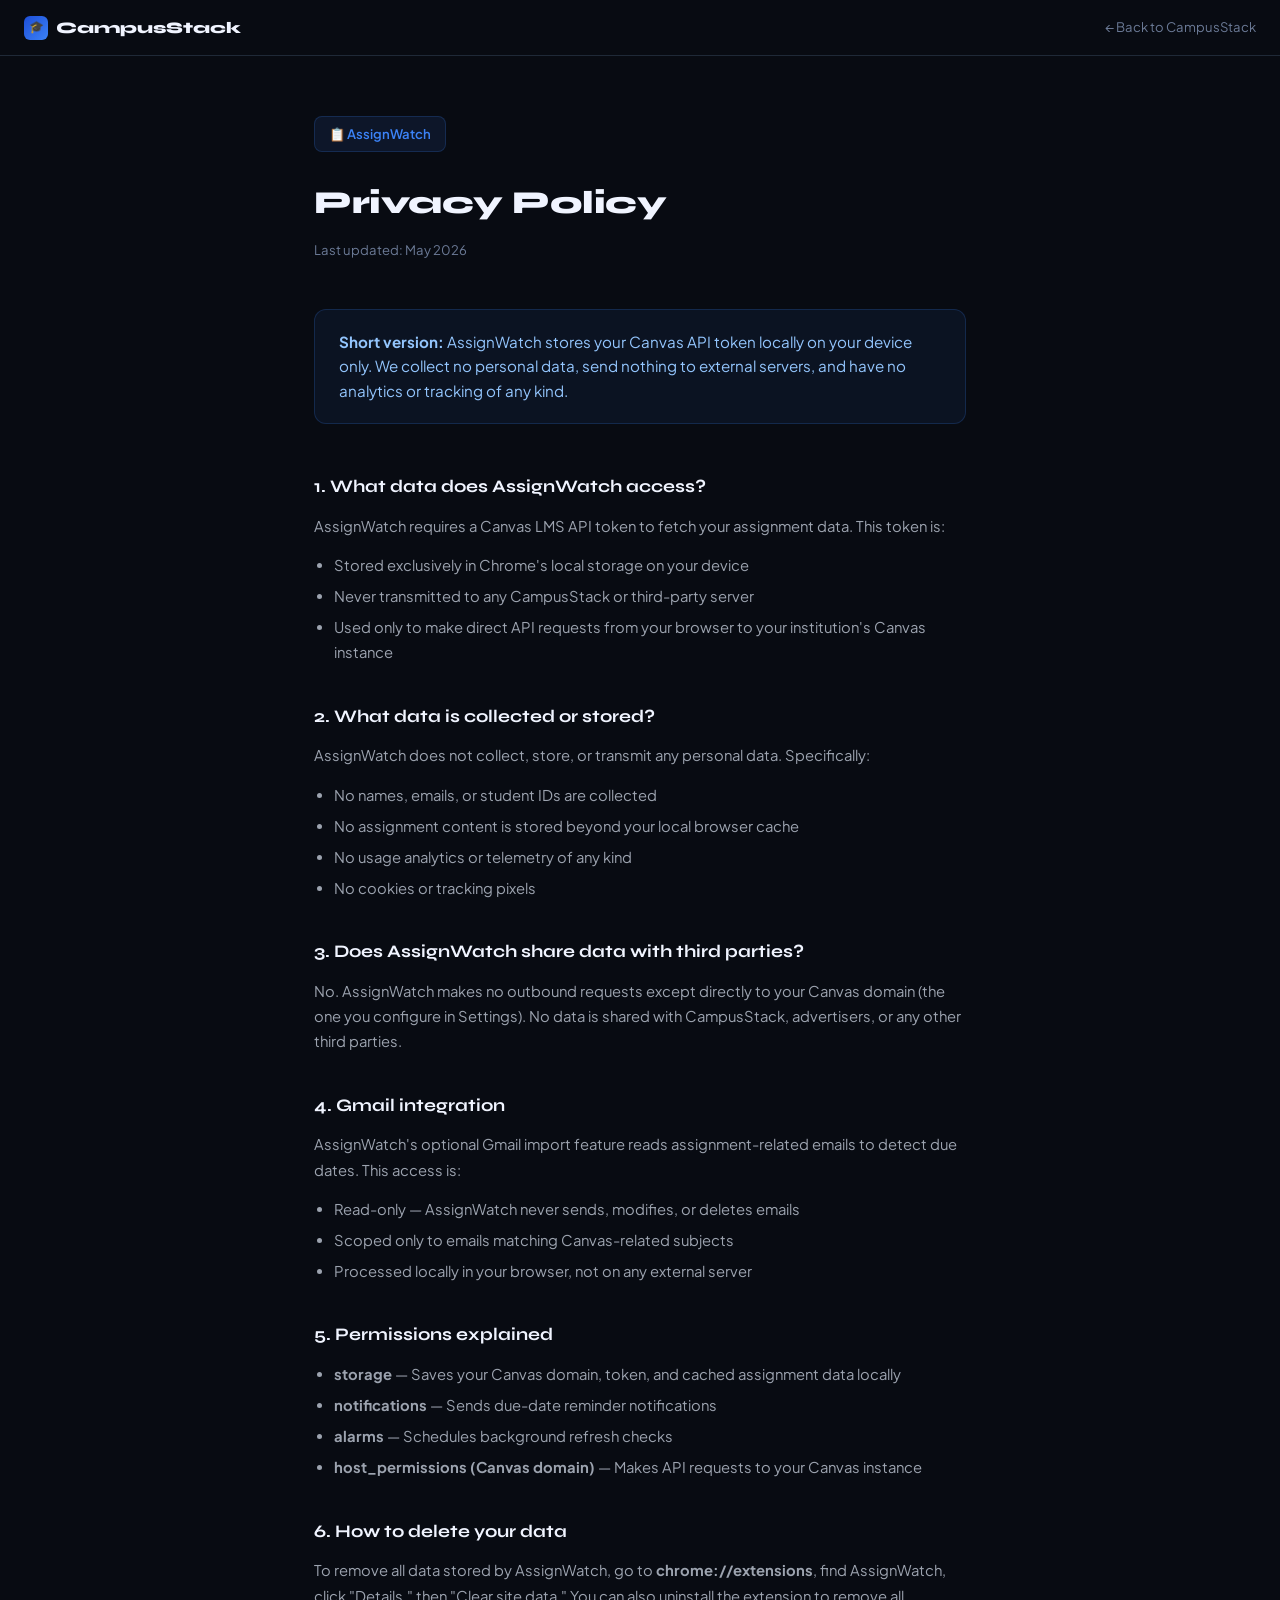
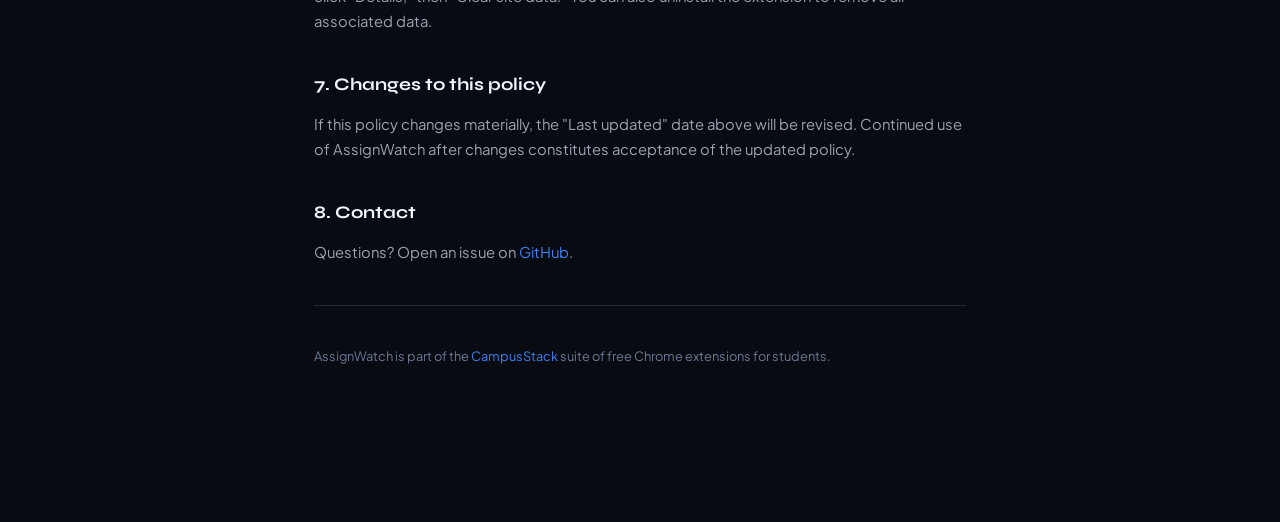
<file: assignwatch/privacy.html>
<!DOCTYPE html>
<html lang="en">
<head>
  <meta charset="UTF-8" />
  <meta name="viewport" content="width=device-width, initial-scale=1.0" />
  <title>AssignWatch — Privacy Policy | CampusStack</title>
  <link rel="preconnect" href="https://fonts.googleapis.com" />
  <link rel="preconnect" href="https://fonts.gstatic.com" crossorigin />
  <link href="https://fonts.googleapis.com/css2?family=Syne:wght@700;800&family=Plus+Jakarta+Sans:wght@400;500;600&display=swap" rel="stylesheet" />
  <style>
    *, *::before, *::after { box-sizing: border-box; margin: 0; padding: 0; }
    :root {
      --bg: #080b12; --surface: #0e1220; --border: #1f2937;
      --blue: #3b82f6; --text: #f0f4ff; --muted: #6b7a96; --subtle: #1c2436;
    }
    body { background: var(--bg); color: var(--text); font-family: 'Plus Jakarta Sans', sans-serif; font-size: 16px; line-height: 1.7; }
    nav { border-bottom: 1px solid var(--border); padding: 0 24px; height: 56px; display: flex; align-items: center; }
    .nav-logo { font-family: 'Syne', sans-serif; font-weight: 800; color: var(--text); text-decoration: none; display: flex; align-items: center; gap: 8px; font-size: 1rem; }
    .logo-icon { width: 24px; height: 24px; background: linear-gradient(135deg, #1d4ed8, #3b82f6); border-radius: 6px; display: flex; align-items: center; justify-content: center; font-size: 12px; }
    .back { margin-left: auto; font-size: 0.82rem; color: var(--muted); text-decoration: none; }
    .back:hover { color: var(--text); }
    main { max-width: 700px; margin: 60px auto; padding: 0 24px 80px; }
    .ext-badge { display: inline-flex; align-items: center; gap: 8px; background: rgba(59,130,246,0.1); border: 1px solid rgba(59,130,246,0.2); border-radius: 8px; padding: 6px 14px; font-size: 0.82rem; font-weight: 600; color: var(--blue); margin-bottom: 24px; }
    h1 { font-family: 'Syne', sans-serif; font-size: 2rem; font-weight: 800; letter-spacing: -0.5px; margin-bottom: 8px; }
    .updated { font-size: 0.82rem; color: var(--muted); margin-bottom: 48px; }
    .summary-box { background: rgba(59,130,246,0.07); border: 1px solid rgba(59,130,246,0.2); border-radius: 12px; padding: 20px 24px; margin-bottom: 48px; }
    .summary-box p { font-size: 0.95rem; color: #93c5fd; line-height: 1.6; margin: 0; }
    h2 { font-family: 'Syne', sans-serif; font-size: 1.1rem; font-weight: 700; margin: 36px 0 12px; color: var(--text); }
    p { color: #9ca3af; font-size: 0.925rem; margin-bottom: 14px; }
    ul { color: #9ca3af; font-size: 0.925rem; padding-left: 20px; margin-bottom: 14px; }
    ul li { margin-bottom: 6px; }
    a { color: var(--blue); text-decoration: none; }
    a:hover { text-decoration: underline; }
    hr { border: none; border-top: 1px solid var(--border); margin: 40px 0; }
  </style>
</head>
<body>
  <nav>
    <a href="https://campusstack.dev" class="nav-logo"><span class="logo-icon">🎓</span> CampusStack</a>
    <a href="https://campusstack.dev" class="back">← Back to CampusStack</a>
  </nav>
  <main>
    <span class="ext-badge">📋 AssignWatch</span>
    <h1>Privacy Policy</h1>
    <p class="updated">Last updated: May 2026</p>

    <div class="summary-box">
      <p><strong>Short version:</strong> AssignWatch stores your Canvas API token locally on your device only. We collect no personal data, send nothing to external servers, and have no analytics or tracking of any kind.</p>
    </div>

    <h2>1. What data does AssignWatch access?</h2>
    <p>AssignWatch requires a Canvas LMS API token to fetch your assignment data. This token is:</p>
    <ul>
      <li>Stored exclusively in Chrome's local storage on your device</li>
      <li>Never transmitted to any CampusStack or third-party server</li>
      <li>Used only to make direct API requests from your browser to your institution's Canvas instance</li>
    </ul>

    <h2>2. What data is collected or stored?</h2>
    <p>AssignWatch does not collect, store, or transmit any personal data. Specifically:</p>
    <ul>
      <li>No names, emails, or student IDs are collected</li>
      <li>No assignment content is stored beyond your local browser cache</li>
      <li>No usage analytics or telemetry of any kind</li>
      <li>No cookies or tracking pixels</li>
    </ul>

    <h2>3. Does AssignWatch share data with third parties?</h2>
    <p>No. AssignWatch makes no outbound requests except directly to your Canvas domain (the one you configure in Settings). No data is shared with CampusStack, advertisers, or any other third parties.</p>

    <h2>4. Gmail integration</h2>
    <p>AssignWatch's optional Gmail import feature reads assignment-related emails to detect due dates. This access is:</p>
    <ul>
      <li>Read-only — AssignWatch never sends, modifies, or deletes emails</li>
      <li>Scoped only to emails matching Canvas-related subjects</li>
      <li>Processed locally in your browser, not on any external server</li>
    </ul>

    <h2>5. Permissions explained</h2>
    <ul>
      <li><strong>storage</strong> — Saves your Canvas domain, token, and cached assignment data locally</li>
      <li><strong>notifications</strong> — Sends due-date reminder notifications</li>
      <li><strong>alarms</strong> — Schedules background refresh checks</li>
      <li><strong>host_permissions (Canvas domain)</strong> — Makes API requests to your Canvas instance</li>
    </ul>

    <h2>6. How to delete your data</h2>
    <p>To remove all data stored by AssignWatch, go to <strong>chrome://extensions</strong>, find AssignWatch, click "Details," then "Clear site data." You can also uninstall the extension to remove all associated data.</p>

    <h2>7. Changes to this policy</h2>
    <p>If this policy changes materially, the "Last updated" date above will be revised. Continued use of AssignWatch after changes constitutes acceptance of the updated policy.</p>

    <h2>8. Contact</h2>
    <p>Questions? Open an issue on <a href="https://github.com/nefariousdeed" target="_blank" rel="noopener">GitHub</a>.</p>

    <hr />
    <p style="font-size:0.8rem; color: var(--muted);">AssignWatch is part of the <a href="https://campusstack.dev">CampusStack</a> suite of free Chrome extensions for students.</p>
  </main>
</body>
</html>
</file>
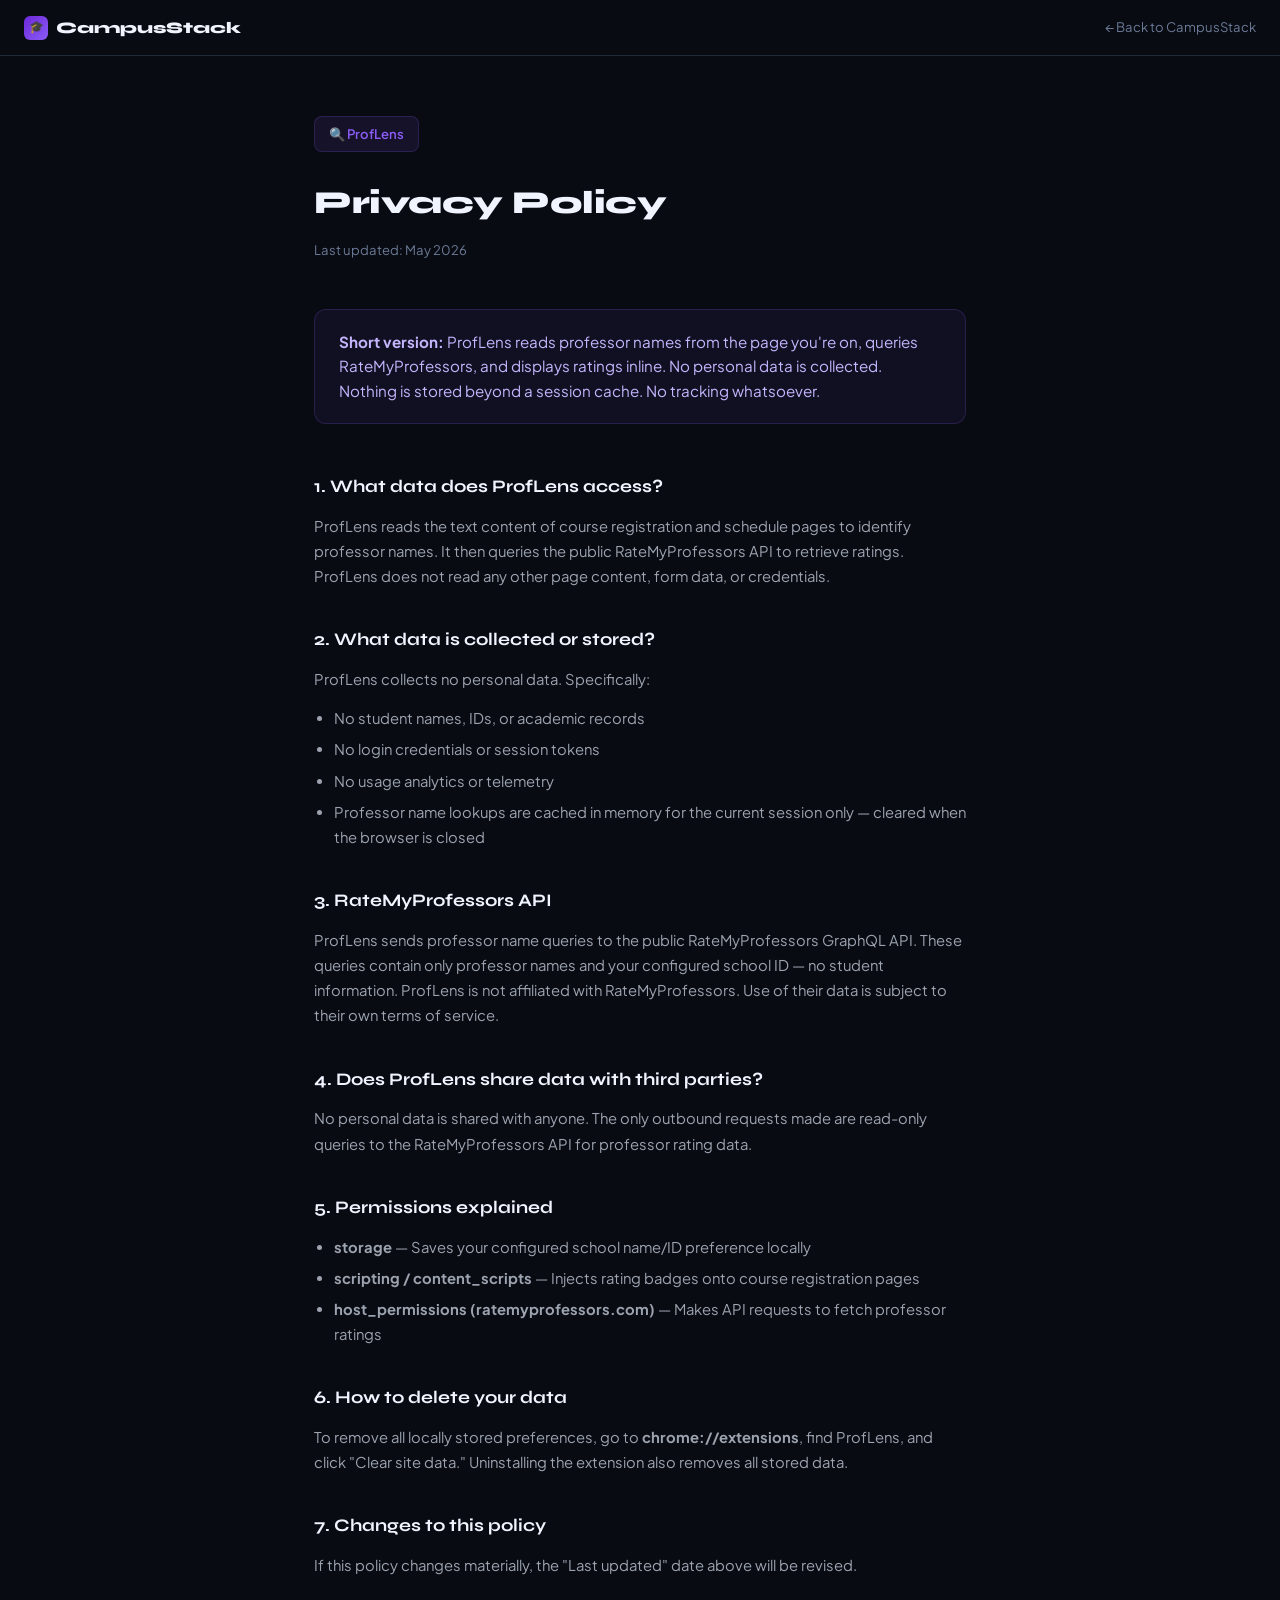
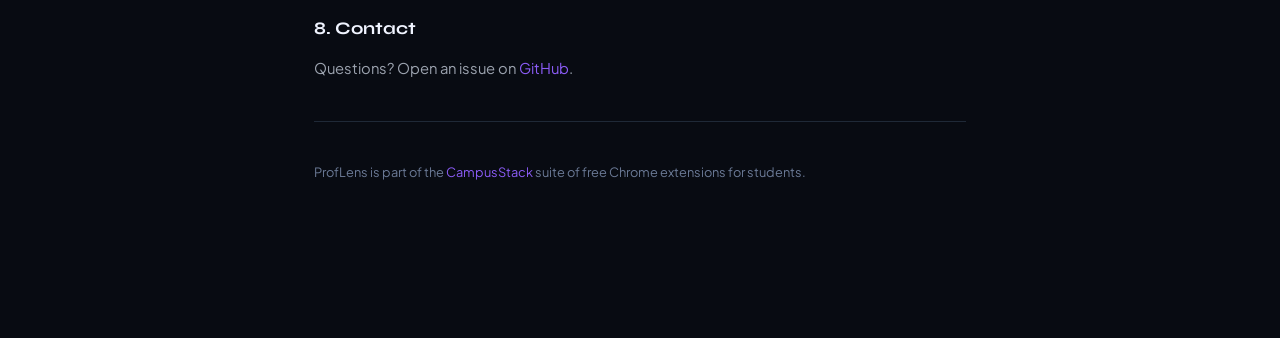
<file: proflens/privacy.html>
<!DOCTYPE html>
<html lang="en">
<head>
  <meta charset="UTF-8" />
  <meta name="viewport" content="width=device-width, initial-scale=1.0" />
  <title>ProfLens — Privacy Policy | CampusStack</title>
  <link rel="preconnect" href="https://fonts.googleapis.com" />
  <link rel="preconnect" href="https://fonts.gstatic.com" crossorigin />
  <link href="https://fonts.googleapis.com/css2?family=Syne:wght@700;800&family=Plus+Jakarta+Sans:wght@400;500;600&display=swap" rel="stylesheet" />
  <style>
    *, *::before, *::after { box-sizing: border-box; margin: 0; padding: 0; }
    :root {
      --bg: #080b12; --border: #1f2937;
      --purple: #8b5cf6; --text: #f0f4ff; --muted: #6b7a96; --subtle: #1c2436;
    }
    body { background: var(--bg); color: var(--text); font-family: 'Plus Jakarta Sans', sans-serif; font-size: 16px; line-height: 1.7; }
    nav { border-bottom: 1px solid var(--border); padding: 0 24px; height: 56px; display: flex; align-items: center; }
    .nav-logo { font-family: 'Syne', sans-serif; font-weight: 800; color: var(--text); text-decoration: none; display: flex; align-items: center; gap: 8px; font-size: 1rem; }
    .logo-icon { width: 24px; height: 24px; background: linear-gradient(135deg, #6d28d9, #8b5cf6); border-radius: 6px; display: flex; align-items: center; justify-content: center; font-size: 12px; }
    .back { margin-left: auto; font-size: 0.82rem; color: var(--muted); text-decoration: none; }
    .back:hover { color: var(--text); }
    main { max-width: 700px; margin: 60px auto; padding: 0 24px 80px; }
    .ext-badge { display: inline-flex; align-items: center; gap: 8px; background: rgba(139,92,246,0.1); border: 1px solid rgba(139,92,246,0.2); border-radius: 8px; padding: 6px 14px; font-size: 0.82rem; font-weight: 600; color: var(--purple); margin-bottom: 24px; }
    h1 { font-family: 'Syne', sans-serif; font-size: 2rem; font-weight: 800; letter-spacing: -0.5px; margin-bottom: 8px; }
    .updated { font-size: 0.82rem; color: var(--muted); margin-bottom: 48px; }
    .summary-box { background: rgba(139,92,246,0.07); border: 1px solid rgba(139,92,246,0.2); border-radius: 12px; padding: 20px 24px; margin-bottom: 48px; }
    .summary-box p { font-size: 0.95rem; color: #c4b5fd; line-height: 1.6; margin: 0; }
    h2 { font-family: 'Syne', sans-serif; font-size: 1.1rem; font-weight: 700; margin: 36px 0 12px; color: var(--text); }
    p { color: #9ca3af; font-size: 0.925rem; margin-bottom: 14px; }
    ul { color: #9ca3af; font-size: 0.925rem; padding-left: 20px; margin-bottom: 14px; }
    ul li { margin-bottom: 6px; }
    a { color: var(--purple); text-decoration: none; }
    a:hover { text-decoration: underline; }
    hr { border: none; border-top: 1px solid var(--border); margin: 40px 0; }
  </style>
</head>
<body>
  <nav>
    <a href="https://campusstack.dev" class="nav-logo"><span class="logo-icon">🎓</span> CampusStack</a>
    <a href="https://campusstack.dev" class="back">← Back to CampusStack</a>
  </nav>
  <main>
    <span class="ext-badge">🔍 ProfLens</span>
    <h1>Privacy Policy</h1>
    <p class="updated">Last updated: May 2026</p>

    <div class="summary-box">
      <p><strong>Short version:</strong> ProfLens reads professor names from the page you're on, queries RateMyProfessors, and displays ratings inline. No personal data is collected. Nothing is stored beyond a session cache. No tracking whatsoever.</p>
    </div>

    <h2>1. What data does ProfLens access?</h2>
    <p>ProfLens reads the text content of course registration and schedule pages to identify professor names. It then queries the public RateMyProfessors API to retrieve ratings. ProfLens does not read any other page content, form data, or credentials.</p>

    <h2>2. What data is collected or stored?</h2>
    <p>ProfLens collects no personal data. Specifically:</p>
    <ul>
      <li>No student names, IDs, or academic records</li>
      <li>No login credentials or session tokens</li>
      <li>No usage analytics or telemetry</li>
      <li>Professor name lookups are cached in memory for the current session only — cleared when the browser is closed</li>
    </ul>

    <h2>3. RateMyProfessors API</h2>
    <p>ProfLens sends professor name queries to the public RateMyProfessors GraphQL API. These queries contain only professor names and your configured school ID — no student information. ProfLens is not affiliated with RateMyProfessors. Use of their data is subject to their own terms of service.</p>

    <h2>4. Does ProfLens share data with third parties?</h2>
    <p>No personal data is shared with anyone. The only outbound requests made are read-only queries to the RateMyProfessors API for professor rating data.</p>

    <h2>5. Permissions explained</h2>
    <ul>
      <li><strong>storage</strong> — Saves your configured school name/ID preference locally</li>
      <li><strong>scripting / content_scripts</strong> — Injects rating badges onto course registration pages</li>
      <li><strong>host_permissions (ratemyprofessors.com)</strong> — Makes API requests to fetch professor ratings</li>
    </ul>

    <h2>6. How to delete your data</h2>
    <p>To remove all locally stored preferences, go to <strong>chrome://extensions</strong>, find ProfLens, and click "Clear site data." Uninstalling the extension also removes all stored data.</p>

    <h2>7. Changes to this policy</h2>
    <p>If this policy changes materially, the "Last updated" date above will be revised.</p>

    <h2>8. Contact</h2>
    <p>Questions? Open an issue on <a href="https://github.com/nefariousdeed" target="_blank" rel="noopener">GitHub</a>.</p>

    <hr />
    <p style="font-size:0.8rem; color: var(--muted);">ProfLens is part of the <a href="https://campusstack.dev">CampusStack</a> suite of free Chrome extensions for students.</p>
  </main>
</body>
</html>
</file>
<file: style.css>
*, *::before, *::after {
  box-sizing: border-box;
  margin: 0;
  padding: 0;
}

:root {
  --bg: #080b12;
  --surface: #0e1220;
  --card: #111827;
  --border: #1f2937;
  --blue: #3b82f6;
  --blue-glow: rgba(59, 130, 246, 0.18);
  --purple: #8b5cf6;
  --green: #10b981;
  --amber: #f59e0b;
  --text: #f0f4ff;
  --muted: #6b7a96;
  --subtle: #1c2436;
}

html {
  scroll-behavior: smooth;
}

body {
  background: var(--bg);
  color: var(--text);
  font-family: 'Plus Jakarta Sans', sans-serif;
  font-size: 16px;
  line-height: 1.6;
  min-height: 100vh;
  overflow-x: hidden;
}

body::before {
  content: '';
  position: fixed;
  inset: 0;
  background-image: url("data:image/svg+xml,%3Csvg viewBox='0 0 256 256' xmlns='http://www.w3.org/2000/svg'%3E%3Cfilter id='n'%3E%3CfeTurbulence type='fractalNoise' baseFrequency='0.9' numOctaves='4' stitchTiles='stitch'/%3E%3C/filter%3E%3Crect width='100%25' height='100%25' filter='url(%23n)' opacity='0.04'/%3E%3C/svg%3E");
  pointer-events: none;
  z-index: 0;
}

.blob {
  position: fixed;
  border-radius: 50%;
  filter: blur(120px);
  pointer-events: none;
  z-index: 0;
  opacity: 0.35;
}

.blob-1 {
  width: 600px;
  height: 600px;
  top: -200px;
  left: -150px;
  background: radial-gradient(circle, #1d40af 0%, transparent 70%);
}

.blob-2 {
  width: 500px;
  height: 500px;
  top: 300px;
  right: -200px;
  background: radial-gradient(circle, #5b21b6 0%, transparent 70%);
}

.blob-3 {
  width: 400px;
  height: 400px;
  bottom: 100px;
  left: 30%;
  background: radial-gradient(circle, #0e4d3a 0%, transparent 70%);
}

.container {
  max-width: 1100px;
  margin: 0 auto;
  padding: 0 24px;
  position: relative;
  z-index: 1;
}

nav {
  position: sticky;
  top: 0;
  z-index: 100;
  backdrop-filter: blur(16px);
  -webkit-backdrop-filter: blur(16px);
  background: rgba(8, 11, 18, 0.8);
  border-bottom: 1px solid var(--border);
}

nav.scrolled {
  box-shadow: 0 1px 24px rgba(0, 0, 0, 0.4);
}

.nav-inner {
  max-width: 1100px;
  margin: 0 auto;
  padding: 0 24px;
  min-height: 60px;
  display: flex;
  align-items: center;
  justify-content: space-between;
  position: relative;
}

.nav-logo,
.footer-logo {
  font-family: 'Syne', sans-serif;
  font-weight: 800;
  color: var(--text);
  text-decoration: none;
  display: inline-flex;
  align-items: center;
  gap: 8px;
}

.nav-logo {
  font-size: 1.25rem;
  letter-spacing: -0.5px;
}

.logo-icon,
.footer-logo .logo-icon {
  width: 28px;
  height: 28px;
  background: linear-gradient(135deg, var(--blue), var(--purple));
  border-radius: 8px;
  display: flex;
  align-items: center;
  justify-content: center;
  font-size: 14px;
}

.footer-logo .logo-icon {
  width: 24px;
  height: 24px;
  border-radius: 6px;
  font-size: 12px;
}

.nav-links {
  display: flex;
  align-items: center;
  gap: 8px;
}

.nav-links a {
  color: var(--muted);
  text-decoration: none;
  font-size: 0.875rem;
  font-weight: 500;
  padding: 6px 12px;
  border-radius: 6px;
  transition: color 0.2s, background 0.2s;
}

.nav-links a:hover,
.nav-links a.active {
  color: var(--text);
  background: var(--subtle);
}

.nav-hamburger {
  display: none;
  background: none;
  border: none;
  cursor: pointer;
  color: var(--muted);
  padding: 4px;
}

.hero {
  padding: 110px 0 80px;
  text-align: center;
}

.hero-badge,
.detail-hero-badge {
  display: inline-flex;
  align-items: center;
  gap: 8px;
  background: var(--subtle);
  border: 1px solid var(--border);
  border-radius: 100px;
  padding: 5px 14px;
  font-size: 0.78rem;
  font-weight: 600;
  color: var(--muted);
  letter-spacing: 0.03em;
}

.hero-badge {
  margin-bottom: 28px;
}

.hero-badge .dot {
  width: 6px;
  height: 6px;
  border-radius: 50%;
  background: var(--green);
  box-shadow: 0 0 6px var(--green);
}

.hero h1 {
  font-family: 'Syne', sans-serif;
  font-size: clamp(2.6rem, 6vw, 4.2rem);
  font-weight: 800;
  line-height: 1.1;
  letter-spacing: -1.5px;
  margin-bottom: 20px;
}

.hero h1 .accent {
  background: linear-gradient(135deg, var(--blue) 0%, var(--purple) 100%);
  -webkit-background-clip: text;
  -webkit-text-fill-color: transparent;
  background-clip: text;
}

.hero p {
  font-size: 1.15rem;
  color: var(--muted);
  max-width: 520px;
  margin: 0 auto 36px;
  font-weight: 400;
}

.hero-ctas,
.detail-cta-group,
.ext-actions {
  display: flex;
  align-items: center;
  gap: 12px;
  flex-wrap: wrap;
}

.btn-primary,
.btn-ghost,
.btn-ext {
  display: inline-flex;
  align-items: center;
  gap: 8px;
  font-family: 'Plus Jakarta Sans', sans-serif;
  font-weight: 600;
  text-decoration: none;
  border-radius: 8px;
  transition: background 0.2s, transform 0.15s, box-shadow 0.2s, border-color 0.2s, color 0.2s;
}

.btn-primary {
  background: var(--blue);
  color: #fff;
  font-size: 0.9rem;
  padding: 11px 22px;
  box-shadow: 0 4px 20px rgba(59, 130, 246, 0.3);
}

.btn-primary:hover {
  background: #2563eb;
  transform: translateY(-1px);
  box-shadow: 0 6px 28px rgba(59, 130, 246, 0.45);
}

.btn-ghost {
  background: transparent;
  color: var(--muted);
  border: 1px solid var(--border);
  font-size: 0.9rem;
  padding: 11px 22px;
}

.btn-ghost:hover {
  color: var(--text);
  border-color: #374151;
  transform: translateY(-1px);
}

.stats {
  display: flex;
  justify-content: center;
  gap: 48px;
  padding: 48px 0;
  border-top: 1px solid var(--border);
  border-bottom: 1px solid var(--border);
  margin-bottom: 80px;
  flex-wrap: wrap;
}

.stat {
  text-align: center;
}

.stat-number {
  font-family: 'Syne', sans-serif;
  font-size: 2rem;
  font-weight: 800;
  letter-spacing: -1px;
  color: var(--text);
  display: block;
}

.stat-label {
  font-size: 0.8rem;
  color: var(--muted);
  font-weight: 500;
  letter-spacing: 0.04em;
  text-transform: uppercase;
}

.section-label {
  display: flex;
  align-items: center;
  gap: 10px;
  font-size: 0.75rem;
  font-weight: 700;
  letter-spacing: 0.1em;
  text-transform: uppercase;
  color: var(--muted);
  margin-bottom: 20px;
}

.section-label::after {
  content: '';
  flex: 1;
  height: 1px;
  background: var(--border);
}

.section-title {
  font-family: 'Syne', sans-serif;
  font-size: clamp(1.6rem, 3.5vw, 2.2rem);
  font-weight: 800;
  letter-spacing: -0.8px;
  margin-bottom: 10px;
}

.section-sub {
  color: var(--muted);
  font-size: 1rem;
  margin-bottom: 48px;
}

.extensions,
.coming-soon {
  padding: 0 0 100px;
}

.ext-grid {
  display: grid;
  gap: 24px;
}

.ext-card {
  background: var(--card);
  border: 1px solid var(--border);
  border-radius: 16px;
  padding: 32px;
  transition: border-color 0.25s, transform 0.2s, box-shadow 0.25s;
  position: relative;
  overflow: hidden;
  display: grid;
  grid-template-columns: 1fr 240px;
  gap: 32px;
  align-items: start;
}

.ext-card::before {
  content: '';
  position: absolute;
  inset: 0;
  border-radius: 16px;
  opacity: 0;
  transition: opacity 0.3s;
}

.ext-card.blue::before {
  background: radial-gradient(ellipse at top left, rgba(59, 130, 246, 0.08) 0%, transparent 60%);
}

.ext-card.purple::before {
  background: radial-gradient(ellipse at top left, rgba(139, 92, 246, 0.08) 0%, transparent 60%);
}

.ext-card:hover {
  border-color: #374151;
  transform: translateY(-3px);
  box-shadow: 0 16px 40px rgba(0, 0, 0, 0.4);
}

.ext-card:hover::before {
  opacity: 1;
}

.ext-content {
  position: relative;
  z-index: 1;
}

.ext-icon {
  width: 52px;
  height: 52px;
  border-radius: 12px;
  display: flex;
  align-items: center;
  justify-content: center;
  font-size: 24px;
  margin-bottom: 20px;
}

.ext-icon.blue,
.detail-icon.blue {
  background: linear-gradient(135deg, #1d4ed8, #3b82f6);
  box-shadow: 0 6px 20px rgba(59, 130, 246, 0.35);
}

.ext-icon.purple,
.detail-icon.purple {
  background: linear-gradient(135deg, #6d28d9, #8b5cf6);
  box-shadow: 0 6px 20px rgba(139, 92, 246, 0.35);
}

.ext-name {
  font-family: 'Syne', sans-serif;
  font-size: 1.35rem;
  font-weight: 800;
  letter-spacing: -0.4px;
  margin-bottom: 6px;
}

.ext-tagline {
  font-size: 0.875rem;
  color: var(--muted);
  margin-bottom: 20px;
  line-height: 1.5;
}

.ext-features {
  list-style: none;
  display: flex;
  flex-direction: column;
  gap: 8px;
  margin-bottom: 28px;
}

.ext-features li {
  display: flex;
  align-items: flex-start;
  gap: 10px;
  font-size: 0.875rem;
  color: #9ca3af;
}

.check {
  flex-shrink: 0;
  width: 16px;
  height: 16px;
  margin-top: 2px;
  border-radius: 50%;
  display: flex;
  align-items: center;
  justify-content: center;
  font-size: 10px;
}

.check.blue {
  background: rgba(59, 130, 246, 0.15);
  color: var(--blue);
}

.check.purple {
  background: rgba(139, 92, 246, 0.15);
  color: var(--purple);
}

.ext-footer {
  display: flex;
  align-items: center;
  justify-content: space-between;
  flex-wrap: wrap;
  gap: 10px;
  padding-top: 20px;
  border-top: 1px solid var(--border);
}

.ext-meta,
.detail-tags {
  display: flex;
  gap: 12px;
  flex-wrap: wrap;
}

.ext-tag {
  font-size: 0.75rem;
  font-weight: 600;
  padding: 3px 10px;
  border-radius: 100px;
  letter-spacing: 0.02em;
}

.ext-tag.free { background: rgba(16, 185, 129, 0.12); color: var(--green); border: 1px solid rgba(16, 185, 129, 0.2); }
.ext-tag.mv3 { background: rgba(245, 158, 11, 0.12); color: var(--amber); border: 1px solid rgba(245, 158, 11, 0.2); }
.ext-tag.live { background: rgba(59, 130, 246, 0.12); color: var(--blue); border: 1px solid rgba(59, 130, 246, 0.2); }

.btn-ext {
  font-size: 0.82rem;
  padding: 8px 16px;
  border-radius: 7px;
}

.btn-ext.blue {
  background: var(--blue);
  color: #fff;
}

.btn-ext.purple {
  background: var(--purple);
  color: #fff;
}

.btn-ext:hover {
  filter: brightness(1.12);
  transform: translateY(-1px);
}

.ext-preview {
  position: relative;
  height: 100%;
  display: flex;
  align-items: center;
  justify-content: center;
}

.popup-mockup {
  width: 200px;
  background: #0a0f1e;
  border: 1px solid #1f2937;
  border-radius: 12px;
  overflow: hidden;
  box-shadow: 0 20px 60px rgba(0, 0, 0, 0.6), 0 0 0 1px rgba(255, 255, 255, 0.04);
  font-size: 11px;
  font-family: 'Plus Jakarta Sans', sans-serif;
  user-select: none;
  position: relative;
}

.popup-mockup::before {
  content: '';
  position: absolute;
  inset: 0;
  border-radius: 12px;
  pointer-events: none;
}

.popup-header {
  padding: 10px 12px 8px;
  border-bottom: 1px solid #1f2937;
  display: flex;
  align-items: center;
  gap: 8px;
}

.popup-header-icon {
  width: 22px;
  height: 22px;
  border-radius: 6px;
  display: flex;
  align-items: center;
  justify-content: center;
  font-size: 11px;
  flex-shrink: 0;
}

.popup-header-title {
  font-weight: 700;
  font-size: 11px;
  color: #f0f4ff;
  letter-spacing: -0.2px;
}

.popup-header-sub {
  font-size: 9px;
  color: #6b7a96;
  margin-top: 1px;
}

.popup-body {
  padding: 8px 10px;
  display: flex;
  flex-direction: column;
  gap: 5px;
}

.popup-row {
  background: #111827;
  border: 1px solid #1f2937;
  border-radius: 7px;
  padding: 7px 9px;
  display: flex;
  align-items: center;
  gap: 7px;
}

.popup-row-dot {
  width: 6px;
  height: 6px;
  border-radius: 50%;
  flex-shrink: 0;
}

.popup-row-lines {
  flex: 1;
  display: flex;
  flex-direction: column;
  gap: 3px;
}

.popup-row-line {
  height: 7px;
  border-radius: 3px;
  background: #1c2436;
}

.popup-row-line.w-full { width: 100%; }
.popup-row-line.w-70 { width: 70%; }
.popup-row-line.w-50 { width: 50%; }

.popup-row-badge {
  font-size: 8px;
  font-weight: 700;
  padding: 2px 5px;
  border-radius: 4px;
  white-space: nowrap;
  flex-shrink: 0;
}

.popup-footer {
  padding: 7px 10px;
  border-top: 1px solid #1f2937;
  display: flex;
  justify-content: space-between;
  align-items: center;
}

.popup-footer-dot {
  width: 5px;
  height: 5px;
  border-radius: 50%;
  background: #10b981;
  box-shadow: 0 0 5px #10b981;
}

.popup-footer-text {
  font-size: 9px;
  color: #6b7a96;
}

.popup-mockup.blue-glow::before {
  background: radial-gradient(ellipse at top, rgba(59, 130, 246, 0.12) 0%, transparent 60%);
}

.popup-mockup.purple-glow::before {
  background: radial-gradient(ellipse at top, rgba(139, 92, 246, 0.12) 0%, transparent 60%);
}

.popup-mockup.green-glow::before {
  background: radial-gradient(ellipse at top, rgba(16, 185, 129, 0.12) 0%, transparent 60%);
}

.coming-grid {
  display: grid;
  grid-template-columns: repeat(auto-fit, minmax(220px, 1fr));
  gap: 16px;
}

.coming-card {
  background: var(--card);
  border: 1px dashed var(--border);
  border-radius: 12px;
  padding: 24px;
  opacity: 0.72;
  transition: opacity 0.2s, border-color 0.2s;
}

.coming-card:hover {
  opacity: 0.95;
  border-color: #374151;
}

.coming-icon {
  font-size: 28px;
  margin-bottom: 12px;
}

.coming-name {
  font-family: 'Syne', sans-serif;
  font-weight: 700;
  font-size: 1rem;
  margin-bottom: 6px;
}

.coming-desc {
  font-size: 0.8rem;
  color: var(--muted);
  line-height: 1.5;
}

.coming-pill {
  display: inline-block;
  margin-top: 10px;
  font-size: 0.7rem;
  font-weight: 700;
  letter-spacing: 0.06em;
  text-transform: uppercase;
  color: var(--muted);
  background: var(--subtle);
  border-radius: 100px;
  padding: 2px 9px;
}

.about {
  padding: 80px 0 100px;
  border-top: 1px solid var(--border);
}

.about-inner {
  display: grid;
  grid-template-columns: 1fr 1fr;
  gap: 60px;
  align-items: center;
}

.about-text h2 {
  font-family: 'Syne', sans-serif;
  font-size: 1.8rem;
  font-weight: 800;
  letter-spacing: -0.5px;
  margin-bottom: 14px;
}

.about-text p {
  color: var(--muted);
  font-size: 0.95rem;
  line-height: 1.7;
  margin-bottom: 20px;
}

.about-values {
  display: flex;
  flex-direction: column;
  gap: 16px;
}

.about-val {
  display: flex;
  gap: 14px;
  align-items: flex-start;
}

.about-val-icon {
  width: 36px;
  height: 36px;
  flex-shrink: 0;
  border-radius: 8px;
  background: var(--subtle);
  border: 1px solid var(--border);
  display: flex;
  align-items: center;
  justify-content: center;
  font-size: 16px;
}

.about-val-text strong {
  display: block;
  font-size: 0.9rem;
  font-weight: 600;
  margin-bottom: 2px;
}

.about-val-text span {
  font-size: 0.82rem;
  color: var(--muted);
  line-height: 1.5;
}

footer {
  border-top: 1px solid var(--border);
  padding: 40px 0;
}

.footer-inner {
  display: flex;
  align-items: center;
  justify-content: space-between;
  flex-wrap: wrap;
  gap: 20px;
}

.footer-links {
  display: flex;
  gap: 6px;
  flex-wrap: wrap;
}

.footer-links a {
  font-size: 0.8rem;
  color: var(--muted);
  text-decoration: none;
  padding: 5px 10px;
  border-radius: 5px;
  transition: color 0.2s, background 0.2s;
}

.footer-links a:hover {
  color: var(--text);
  background: var(--subtle);
}

.footer-copy {
  font-size: 0.78rem;
  color: var(--muted);
}

.animate-up {
  opacity: 0;
  transform: translateY(32px);
  transition: opacity 0.6s ease, transform 0.6s ease;
}

.animate-up.visible {
  opacity: 1;
  transform: translateY(0);
}

.delay-1 { transition-delay: 0.1s; }
.delay-2 { transition-delay: 0.2s; }
.delay-3 { transition-delay: 0.3s; }
.delay-4 { transition-delay: 0.4s; }
.delay-5 { transition-delay: 0.5s; }

.detail-hero {
  padding: 80px 0 60px;
}

.detail-hero-badge {
  margin-bottom: 24px;
}

.detail-hero-badge a {
  color: var(--muted);
  text-decoration: none;
}

.detail-hero-badge a:hover {
  color: var(--text);
}

.detail-hero-badge .sep {
  opacity: 0.4;
}

.detail-icon {
  width: 72px;
  height: 72px;
  border-radius: 18px;
  display: flex;
  align-items: center;
  justify-content: center;
  font-size: 32px;
  margin-bottom: 28px;
}

.detail-hero h1 {
  font-family: 'Syne', sans-serif;
  font-size: clamp(2.4rem, 5vw, 3.6rem);
  font-weight: 800;
  letter-spacing: -1.5px;
  margin-bottom: 16px;
}

.detail-hero p {
  font-size: 1.1rem;
  color: var(--muted);
  max-width: 560px;
  line-height: 1.7;
  margin-bottom: 32px;
}

.feature-grid {
  display: grid;
  grid-template-columns: repeat(auto-fit, minmax(280px, 1fr));
  gap: 16px;
  margin-bottom: 80px;
}

.feature-card {
  background: var(--card);
  border: 1px solid var(--border);
  border-radius: 12px;
  padding: 24px;
  transition: border-color 0.2s, transform 0.2s;
}

.feature-card:hover {
  border-color: #374151;
  transform: translateY(-2px);
}

.feature-card-icon {
  font-size: 22px;
  margin-bottom: 12px;
}

.feature-card-title {
  font-size: 0.95rem;
  font-weight: 700;
  color: var(--text);
  margin-bottom: 6px;
}

.feature-card-desc {
  font-size: 0.82rem;
  color: var(--muted);
  line-height: 1.6;
}

.how-it-works {
  padding: 0 0 80px;
}

.steps {
  display: flex;
  flex-direction: column;
  gap: 0;
  position: relative;
}

.steps::before {
  content: '';
  position: absolute;
  left: 19px;
  top: 24px;
  bottom: 24px;
  width: 2px;
  background: var(--border);
}

.step {
  display: flex;
  gap: 20px;
  align-items: flex-start;
  padding-bottom: 32px;
}

.step:last-child {
  padding-bottom: 0;
}

.step-num {
  width: 40px;
  height: 40px;
  flex-shrink: 0;
  border-radius: 50%;
  background: var(--card);
  border: 2px solid var(--border);
  display: flex;
  align-items: center;
  justify-content: center;
  font-family: 'Syne', sans-serif;
  font-weight: 800;
  font-size: 0.9rem;
  color: var(--text);
  position: relative;
  z-index: 1;
}

.step-content {
  padding-top: 8px;
}

.step-title {
  font-weight: 700;
  font-size: 0.95rem;
  color: var(--text);
  margin-bottom: 4px;
}

.step-desc {
  font-size: 0.82rem;
  color: var(--muted);
  line-height: 1.6;
}

.privacy-strip {
  background: var(--card);
  border: 1px solid var(--border);
  border-radius: 12px;
  padding: 24px 28px;
  display: flex;
  align-items: flex-start;
  gap: 16px;
  margin-bottom: 80px;
}

.privacy-strip-icon {
  font-size: 24px;
  flex-shrink: 0;
  margin-top: 2px;
}

.privacy-strip-title {
  font-weight: 700;
  font-size: 0.95rem;
  margin-bottom: 4px;
}

.privacy-strip-text {
  font-size: 0.82rem;
  color: var(--muted);
  line-height: 1.6;
}

.privacy-strip-link {
  font-size: 0.78rem;
  color: var(--blue);
  text-decoration: none;
  margin-top: 6px;
  display: inline-block;
}

.privacy-strip-link:hover {
  text-decoration: underline;
}

.detail-cta-section {
  padding: 60px 0 100px;
  border-top: 1px solid var(--border);
  text-align: center;
}

.detail-cta-section h2 {
  font-family: 'Syne', sans-serif;
  font-size: clamp(1.6rem, 3.5vw, 2.4rem);
  font-weight: 800;
  letter-spacing: -0.8px;
  margin-bottom: 12px;
}

.detail-cta-section p {
  color: var(--muted);
  font-size: 0.95rem;
  margin-bottom: 28px;
}

.back-link {
  display: inline-flex;
  align-items: center;
  gap: 6px;
  color: var(--muted);
  text-decoration: none;
  font-size: 0.85rem;
  font-weight: 500;
  transition: color 0.2s;
}

.back-link:hover {
  color: var(--text);
}

@media (max-width: 820px) {
  .ext-card {
    grid-template-columns: 1fr;
  }

  .ext-preview {
    display: none;
  }
}

@media (max-width: 700px) {
  .about-inner {
    grid-template-columns: 1fr;
    gap: 32px;
  }

  .privacy-strip {
    flex-direction: column;
  }
}

@media (max-width: 600px) {
  .nav-hamburger {
    display: block;
  }

  .nav-links {
    display: none;
    flex-direction: column;
    position: absolute;
    top: 60px;
    left: 0;
    right: 0;
    background: rgba(8, 11, 18, 0.98);
    border-bottom: 1px solid var(--border);
    padding: 12px 24px;
    gap: 4px;
    z-index: 99;
  }

  .nav-links.open {
    display: flex;
  }

  .nav-links a {
    padding: 10px 12px;
  }

  .hero {
    padding-top: 90px;
  }

  .stats {
    gap: 24px;
  }

  .detail-cta-group {
    justify-content: center;
  }
}

@media (prefers-reduced-motion: reduce) {
  .animate-up {
    opacity: 1;
    transform: none;
    transition: none;
  }

  * {
    transition-duration: 0.01ms !important;
    animation-duration: 0.01ms !important;
  }
}
</file>
